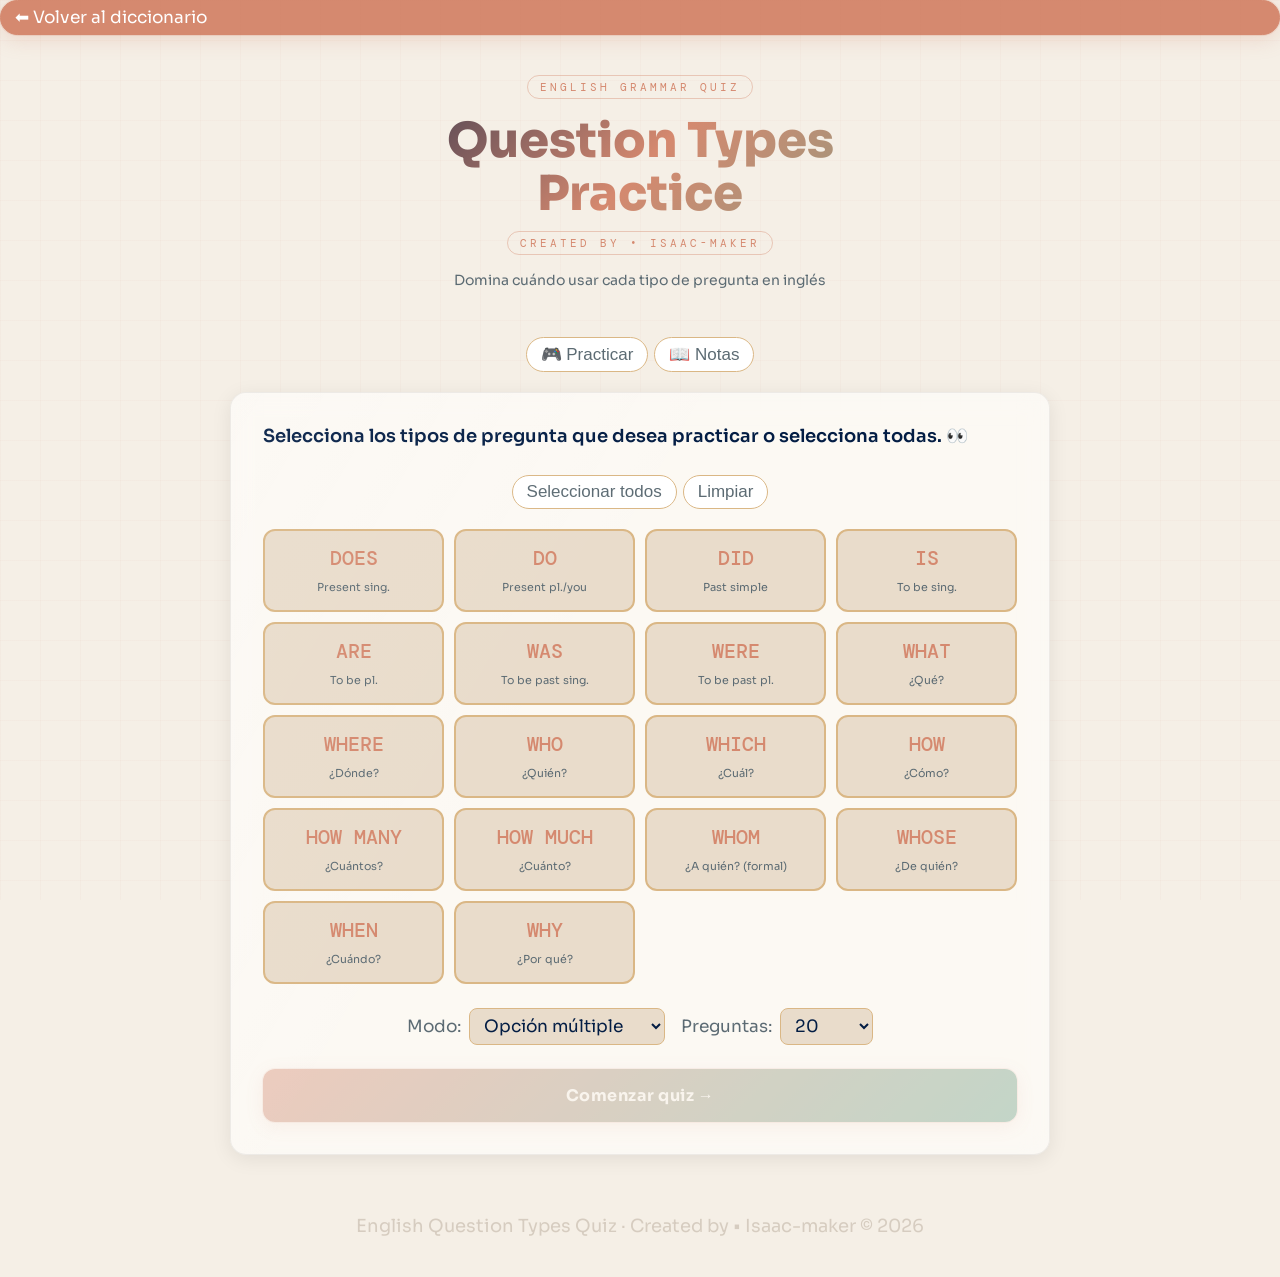
<file: juego2.html>
<!DOCTYPE html>
<html lang="en">

<head>
  <meta charset="UTF-8">
  <meta name="viewport" content="width=device-width, initial-scale=1.0">
  <title>English Question Types — Quiz</title>
  <link rel="preconnect" href="https://fonts.googleapis.com">
  <link
    href="https://fonts.googleapis.com/css2?family=DM+Mono:wght@400;500&family=Sora:wght@300;400;600;700;800&display=swap"
    rel="stylesheet">
  <link rel="stylesheet" href="style.css">
</head>

<body>

   <div class="tab-btn">
    <a href="index.html" style="color:white;text-decoration:none;">
      ⬅ Volver al diccionario
    </a>
  </div>
  
  <div class="container">
    <header>
      <div class="logo-tag">English Grammar Quiz</div>
      <h1>Question Types<br>Practice</h1>
     
      <div class="logo-tag"> Created by • Isaac-maker</div> <p class="subtitle">Domina cuándo usar cada tipo de pregunta en inglés</p>
    </header>

    <div class="tabs">
      <button class="tab-btn active" onclick="showView('start')">🎮 Practicar</button>
      <button class="tab-btn" onclick="showView('notes')">📖 Notas</button>
    </div>

    <!-- START VIEW -->
    <div id="view-start">
      <div class="start-card">
        <h2>Selecciona los tipos de pregunta que desea practicar o selecciona todas. 👀</h2>
        <div class="tabs">
          <button class="tab-btn" onclick="selectAll()">Seleccionar todos</button>
          <button class="tab-btn" onclick="deselectAll()">Limpiar</button>
        </div>
        <div class="type-grid" id="type-grid"></div>

        <div class="options-row">
          <label>
            Modo:
            <select id="mode-select">
              <option value="multiple">Opción múltiple</option>
              <option value="type">Escribir respuesta</option>
            </select>
          </label>
          <label>
            Preguntas:
            <select id="count-select">
              <option value="5">5</option>
              <option value="10">10</option>
              <option value="15">15</option>
              <option value="20" selected>20</option>
              <option value="30">30</option>
              <option value="50">50</option>
              <option value="all">Todas</option>
            </select>
          </label>
        </div>
        <button class="btn-start" id="start-btn" onclick="startQuiz()" disabled>
          Comenzar quiz →
        </button>
      </div>
    </div>

    <!-- QUIZ VIEW -->
    <div id="view-quiz">
      <div class="quiz-header">
        <div class="quiz-meta">

          <span class="badge badge-type" id="q-type" style="display:none">—</span>
          <span class="badge badge-score" id="q-score">✓ 0</span>
          <span class="badge badge-progress" id="q-progress">1/20</span>
        </div>
        <button class="btn-quit" onclick="quitQuiz()">✕ Salir</button>
      </div>
      <div class="progress-bar">
        <div class="progress-fill" id="progress-fill" style="width:0%"></div>
      </div>

      <div class="sentence-card">
        <div class="sentence-label">Convierte en pregunta</div>
        <div class="sentence-text" id="q-sentence"></div>

        <div class="prompt" id="q-prompt"></div>
        <!-- Dynamic content: input or choices go here -->
        <div id="q-input-area"></div>

        <div class="feedback-box" id="feedback">
          <div class="feedback-title" id="fb-title"></div>
          <div class="feedback-answer" id="fb-answer"></div>
          <div class="feedback-why" id="fb-why"></div>
          <button class="next-btn" id="next-btn" onclick="nextQuestion()">Siguiente →</button>
        </div>
      </div>
    </div>

    <!-- RESULTS VIEW -->
    <div id="view-results" style="display:none">
      <div class="results-card">
        <div class="score-circle" id="score-circle">
          <span class="score-num" id="r-score"></span>
          <span class="score-den" id="r-total"></span>
        </div>
        <div class="results-msg" id="r-msg"></div>
        <div class="results-sub" id="r-sub"></div>
        <div class="mistakes-list" id="mistakes-list"></div>
        <div class="results-actions">
          <button class="btn-retry" onclick="retryQuiz()">🔁 Repetir errores</button>
          <button class="btn-home" onclick="goHome()">← Inicio</button>
        </div>
      </div>
    </div>

    <!-- NOTES VIEW -->
    <div id="view-notes">
      <div class="notes-grid" id="notes-grid"></div>
    </div>
  </div>

  <footer>English Question Types Quiz · Created by • Isaac-maker © 2026</footer>

  <script>
    // ─── INJECT QUESTION DATA ───────────────────────────────────────────────────
  </script>
  <script src="questions_data.js"></script>
  <script>
    // ─── NOTES CONTENT ──────────────────────────────────────────────────────────
    const NOTES = [
      {
        kw: "DO", title: "Present Simple — I/You/We/They",
        rule: `Usa <strong>DO</strong> con los sujetos: <strong>I, You, We, They</strong> y sustantivos plurales en tiempo presente.`,
        formula: "Do + I/You/We/They/Plural + verbo base?",
        example: `"They play soccer." → <span>Do they play soccer?</span>`
      },
      {
        kw: "DOES", title: "Present Simple — He/She/It",
        rule: `Usa <strong>DOES</strong> con la 3ra persona singular: <strong>He, She, It</strong> y nombres propios singulares.`,
        formula: "Does + He/She/It/Name + verbo base?",
        example: `"She works here." → <span>Does she work here?</span>`
      },
      {
        kw: "DID", title: "Past Simple — todos los sujetos",
        rule: `Usa <strong>DID</strong> para el pasado simple con <strong>cualquier sujeto</strong>. El verbo vuelve a su forma base, sin -ed.`,
        formula: "Did + sujeto + verbo BASE (¡sin -ed!)?",
        example: `"She worked." → <span>Did she work?</span> (no "Did she worked?")`
      },
      {
        kw: "IS", title: "To Be Presente — Singular",
        rule: `Usa <strong>IS</strong> con sujetos singulares: <strong>He, She, It</strong> y sustantivos singulares. No necesitas auxiliar; el verbo IS se mueve al inicio.`,
        formula: "Is + He/She/It/singular?",
        example: `"She is tired." → <span>Is she tired?</span>`
      },
      {
        kw: "ARE", title: "To Be Presente — Plural/You",
        rule: `Usa <strong>ARE</strong> con <strong>You, We, They</strong> y sustantivos plurales en presente. El verbo ARE se mueve al inicio.`,
        formula: "Are + You/We/They/plural?",
        example: `"They are ready." → <span>Are they ready?</span>`
      },
      {
        kw: "WAS", title: "To Be Pasado — Singular",
        rule: `Usa <strong>WAS</strong> con <strong>I, He, She, It</strong> y singulares en el <strong>pasado</strong>. WAS se mueve al inicio.`,
        formula: "Was + I/He/She/It/singular?",
        example: `"She was late." → <span>Was she late?</span>`
      },
      {
        kw: "WERE", title: "To Be Pasado — Plural/You",
        rule: `Usa <strong>WERE</strong> con <strong>You, We, They</strong> y plurales en el <strong>pasado</strong>. WERE se mueve al inicio.`,
        formula: "Were + You/We/They/plural?",
        example: `"They were happy." → <span>Were they happy?</span>`
      },
      {
        kw: "WHAT", title: "¿Qué? — Cosas y acciones",
        rule: `Usa <strong>WHAT</strong> para preguntar por cosas, objetos o acciones. Si WHAT es el sujeto de la oración, no se usa auxiliar.`,
        formula: "What + auxiliar + sujeto + verbo base? (o What + verbo?)",
        example: `"She eats something." → <span>What does she eat?</span><br>"Something happened." → <span>What happened?</span>`
      },
      {
        kw: "WHERE", title: "¿Dónde? — Lugar",
        rule: `Usa <strong>WHERE</strong> para preguntar por el lugar o destino. El auxiliar (do/does/did/is/are) va después del WHERE.`,
        formula: "Where + auxiliar + sujeto + verbo base?",
        example: `"She lives somewhere." → <span>Where does she live?</span>`
      },
      {
        kw: "WHO", title: "¿Quién? — Personas",
        rule: `Usa <strong>WHO</strong> para personas. Si WHO es el sujeto (hace la acción), no se usa auxiliar. Si WHO es el objeto, sí se usa auxiliar.`,
        formula: "Who + verbo? (sujeto) / Who + aux + sujeto + verbo? (objeto)",
        example: `"Someone called." → <span>Who called?</span><br>"She called someone." → <span>Who did she call?</span>`
      },
      {
        kw: "WHICH", title: "¿Cuál? — Opciones limitadas",
        rule: `Usa <strong>WHICH</strong> cuando hay un grupo <strong>definido y limitado</strong> de opciones. Se puede usar con o sin sustantivo.`,
        formula: "Which + noun + auxiliar + sujeto + verbo base?",
        example: `"She chose one dress." → <span>Which dress did she choose?</span>`
      },
      {
        kw: "HOW", title: "¿Cómo? — Manera o método",
        rule: `Usa <strong>HOW</strong> para preguntar por el <strong>modo, manera o método</strong> de hacer algo.`,
        formula: "How + auxiliar + sujeto + verbo base?",
        example: `"He fixed it somehow." → <span>How did he fix it?</span>`
      },
      {
        kw: "HOW MANY", title: "¿Cuántos? — Contables",
        rule: `Usa <strong>HOW MANY</strong> con sustantivos <strong>contables</strong> (que tienen plural: books, people, cars). El sustantivo va en plural.`,
        formula: "How many + noun(plural) + aux + sujeto + verbo?",
        example: `"She has some books." → <span>How many books does she have?</span>`
      },
      {
        kw: "HOW MUCH", title: "¿Cuánto? — Incontables",
        rule: `Usa <strong>HOW MUCH</strong> con sustantivos <strong>incontables</strong> (money, water, time, rice) que no tienen plural natural.`,
        formula: "How much + noun(singular) + aux + sujeto + verbo?",
        example: `"She spent some money." → <span>How much money did she spend?</span>`
      },
      {
        kw: "WHOM", title: "¿A quién? — Objeto formal",
        rule: `Usa <strong>WHOM</strong> como forma formal de WHO cuando es el <strong>objeto</strong> del verbo o de una preposición. Siempre va después de la preposición (to, with, about, for...).`,
        formula: "Prep + whom + aux + sujeto + verbo? / Whom + did + sujeto + verbo?",
        example: `"She talked to someone." → <span>To whom did she talk?</span><br>"They hired someone." → <span>Whom did they hire?</span>`
      },
      {
        kw: "WHOSE", title: "¿De quién? — Posesión",
        rule: `Usa <strong>WHOSE</strong> para preguntar por el <strong>dueño o poseedor</strong> de algo. Siempre va seguido del sustantivo que se posee.`,
        formula: "Whose + noun + aux + sujeto + verbo?",
        example: `"Someone's car is here." → <span>Whose car is here?</span>`
      },
      {
        kw: "WHEN", title: "¿Cuándo? — Tiempo o momento",
        rule: `Usa <strong>WHEN</strong> para preguntar por el <strong>momento, hora, día o fecha</strong> en que ocurre algo. El auxiliar depende del tiempo verbal.`,
        formula: "When + did/does/do/is/are/was/were + sujeto + verbo?",
        example: `"She arrived yesterday." → <span>When did she arrive?</span><br>"The meeting is tomorrow." → <span>When is the meeting?</span>`
      },
      {
        kw: "WHY", title: "¿Por qué? — Razón o motivo",
        rule: `Usa <strong>WHY</strong> para preguntar por la <strong>razón o causa</strong> de algo. El auxiliar depende del tiempo verbal de la oración original.`,
        formula: "Why + did/does/do/is/are/was/were + sujeto + verbo?",
        example: `"She left early." → <span>Why did she leave early?</span><br>"He is upset." → <span>Why is he upset?</span>`
      },
    ];

    // ─── STATE ───────────────────────────────────────────────────────────────────
    let selectedTypes = [];
    let quizQuestions = [];
    let current = 0;
    let score = 0;
    let mistakes = [];
    let mode = 'multiple';
    let lastWrongQuestions = [];

    // ─── INIT ─────────────────────────────────────────────────────────────────────
    function init() {
      buildTypeGrid();
      buildNotesGrid();
    }

    function buildTypeGrid() {
      const types = [
        { key: 'does', label: 'Present sing.' },
        { key: 'do', label: 'Present pl./you' },
        { key: 'did', label: 'Past simple' },
        { key: 'is', label: 'To be sing.' },
        { key: 'are', label: 'To be pl.' },
        { key: 'was', label: 'To be past sing.' },
        { key: 'were', label: 'To be past pl.' },
        { key: 'what', label: '¿Qué?' },
        { key: 'where', label: '¿Dónde?' },
        { key: 'who', label: '¿Quién?' },
        { key: 'which', label: '¿Cuál?' },
        { key: 'how', label: '¿Cómo?' },
        { key: 'how_many', label: '¿Cuántos?' },
        { key: 'how_much', label: '¿Cuánto?' },
        { key: 'whom',  label: '¿A quién? (formal)' },
        { key: 'whose', label: '¿De quién?' },
        { key: 'when',  label: '¿Cuándo?' },
        { key: 'why',   label: '¿Por qué?' },
      ];
      const grid = document.getElementById('type-grid');
      grid.innerHTML = '';
      types.forEach(t => {
        const el = document.createElement('div');
        el.className = 'type-card';
        el.dataset.key = t.key;
        el.innerHTML = `<span class="keyword">${t.key.replace('_', ' ').toUpperCase()}</span><span class="label">${t.label}</span>`;
        el.onclick = () => toggleType(t.key, el);
        grid.appendChild(el);
      });
    }

    function buildNotesGrid() {
      const grid = document.getElementById('notes-grid');
      grid.innerHTML = '';
      NOTES.forEach(n => {
        const el = document.createElement('div');
        el.className = 'note-card';
        el.innerHTML = `
      <div class="note-kw">${n.kw}</div>
      <div class="note-title">${n.title}</div>
      <div class="note-rule">${n.rule}</div>
      <div class="note-formula">${n.formula}</div>
      <div class="note-example">${n.example}</div>
    `;
        grid.appendChild(el);
      });
    }

    function toggleType(key, el) {
      if (selectedTypes.includes(key)) {
        selectedTypes = selectedTypes.filter(k => k !== key);
        el.classList.remove('selected');
      } else {
        selectedTypes.push(key);
        el.classList.add('selected');
      }
      document.getElementById('start-btn').disabled = selectedTypes.length === 0;
    }

    function selectAll() {
      document.querySelectorAll('.type-card').forEach(el => {
        const key = el.dataset.key;
        if (!selectedTypes.includes(key)) {
          selectedTypes.push(key);
          el.classList.add('selected');
        }
      });
      document.getElementById('start-btn').disabled = false;
    }

    function deselectAll() {
      selectedTypes = [];
      document.querySelectorAll('.type-card').forEach(el => el.classList.remove('selected'));
      document.getElementById('start-btn').disabled = true;
    }

    function showView(v) {
      document.getElementById('view-start').style.display = 'none';
      document.getElementById('view-quiz').style.display = 'none';
      document.getElementById('view-results').style.display = 'none';
      document.getElementById('view-notes').style.display = 'none';
      document.querySelectorAll('.tab-btn').forEach(b => b.classList.remove('active'));

      if (v === 'start') {
        document.getElementById('view-start').style.display = 'block';
        document.querySelectorAll('.tab-btn')[0].classList.add('active');
      } else if (v === 'quiz') {
        document.getElementById('view-quiz').style.display = 'block';
      } else if (v === 'results') {
        document.getElementById('view-results').style.display = 'block';
      } else if (v === 'notes') {
        document.getElementById('view-notes').style.display = 'block';
        document.querySelectorAll('.tab-btn')[1].classList.add('active');
      }
    }

    // ─── QUIZ LOGIC ───────────────────────────────────────────────────────────────
    function startQuiz(questionsOverride) {
      mode = document.getElementById('mode-select').value;
      const countVal = document.getElementById('count-select').value;

      // Gather questions from selected types
      let pool = [];
      if (questionsOverride) {
        pool = questionsOverride;
      } else {
        selectedTypes.forEach(type => {
          const qs = ALL_QUESTIONS[type];
          if (qs) pool.push(...qs.map(q => ({ ...q, type })));
        });
        shuffle(pool);
        if (countVal !== 'all') {
          pool = pool.slice(0, parseInt(countVal));
        }
      }

      quizQuestions = pool;
      current = 0;
      score = 0;
      mistakes = [];
      showView('quiz');
      renderQuestion();
    }

    function shuffle(arr) {
      for (let i = arr.length - 1; i > 0; i--) {
        const j = Math.floor(Math.random() * (i + 1));
        [arr[i], arr[j]] = [arr[j], arr[i]];
      }
      return arr;
    }

    function renderQuestion() {
      const q = quizQuestions[current];
      const total = quizQuestions.length;

      document.getElementById('q-type').textContent = (q.type || '').replace('_', ' ').toUpperCase();
      document.getElementById('q-score').textContent = `✓ ${score}`;
      document.getElementById('q-progress').textContent = `${current + 1}/${total}`;
      document.getElementById('progress-fill').style.width = `${(current / total) * 100}%`;
      document.getElementById('q-sentence').textContent = q.sentence;

      const fb = document.getElementById('feedback');
      fb.style.display = 'none';
      fb.className = 'feedback-box';

      const area = document.getElementById('q-input-area');
      area.innerHTML = '';

      if (mode === 'type') {
        renderTypeMode(q, area);
      } else {
        renderMultipleChoice(q, area);
      }
    }

    function renderTypeMode(q, area) {
      document.getElementById('q-prompt').textContent = '✏️ Escribe la pregunta completa:';
      const inp = document.createElement('input');
      inp.type = 'text';
      inp.className = 'answer-input';
      inp.placeholder = 'Escribe la pregunta aquí...';
      inp.id = 'type-input';
      inp.addEventListener('keydown', e => { if (e.key === 'Enter') checkType(); });

      const btn = document.createElement('button');
      btn.className = 'submit-btn';
      btn.textContent = 'Verificar';
      btn.onclick = checkType;

      area.appendChild(inp);
      area.appendChild(btn);
      setTimeout(() => inp.focus(), 100);
    }

    function renderMultipleChoice(q, area) {
      document.getElementById('q-prompt').textContent = '👆 Selecciona la pregunta correcta:';

      // Generate distractors
      const options = generateOptions(q);
      shuffle(options);

      const grid = document.createElement('div');
      grid.className = 'choices-grid';

      options.forEach(opt => {
        const btn = document.createElement('button');
        btn.className = 'choice-btn';
        btn.textContent = opt;
        btn.onclick = () => checkChoice(opt, q, grid);
        grid.appendChild(btn);
      });
      area.appendChild(grid);
    }

    function generateOptions(q) {
      const correct = q.question;
      const type = q.type;
      const sentence = q.sentence;

      // Generate plausible wrong answers by modifying the correct question
      const wrongs = new Set();

      // Common confusion patterns
      const swaps = {
        'Does': ['Do', 'Did', 'Is', 'Was'],
        'Do': ['Does', 'Did', 'Are', 'Were'],
        'Did': ['Do', 'Does', 'Was', 'Were'],
        'Is': ['Are', 'Was', 'Were', 'Does'],
        'Are': ['Is', 'Were', 'Was', 'Do'],
        'Was': ['Were', 'Is', 'Did', 'Had'],
        'Were': ['Was', 'Are', 'Did', 'Have'],
        'What': ['Which', 'How', 'Where'],
        'Where': ['What', 'Who', 'Which'],
        'Who': ['What', 'Which', 'Where'],
        'Which': ['What', 'Who', 'Which one'],
        'How': ['What', 'How much', 'How many'],
        'How many': ['How much', 'What', 'How'],
        'How much': ['How many', 'What', 'How'],
        'To whom': ['To who', 'For whom', 'With whom'],
        'With whom': ['To whom', 'About whom', 'For whom'],
        'About whom': ['To whom', 'With whom', 'Whom'],
        'Whom': ['Who', 'To whom', 'Which'],
        'Whose': ['Who', 'Which', 'What'],
        'When': ['Where', 'Why', 'How'],
        'Why': ['When', 'How', 'What'],
      };

      // Find the first word(s) of correct question
      const firstWord = correct.split(' ')[0];
      const twoWords = correct.split(' ').slice(0, 2).join(' ');

      const candidates = swaps[twoWords] || swaps[firstWord] || ['Do', 'Did', 'Is', 'What'];

      candidates.forEach(swap => {
        if (wrongs.size >= 3) return;
        let wrong;
        if (correct.startsWith(twoWords) && swaps[twoWords]) {
          wrong = swap + ' ' + correct.slice(twoWords.length);
        } else {
          wrong = swap + ' ' + correct.slice(firstWord.length);
        }
        if (wrong !== correct) wrongs.add(wrong);
      });

      // Pad if needed with generic wrong
      const fallbacks = ['Did she do that?', 'Is it correct?', 'Do they know?', 'Was it ready?'];
      fallbacks.forEach(f => { if (wrongs.size < 3 && f !== correct) wrongs.add(f); });

      return [correct, ...[...wrongs].slice(0, 3)];
    }

    function checkChoice(chosen, q, grid) {
      const btns = grid.querySelectorAll('.choice-btn');
      btns.forEach(b => {
        b.disabled = true;
        if (b.textContent === q.question) b.classList.add('correct');
        if (b.textContent === chosen && chosen !== q.question) b.classList.add('wrong');
      });

      if (chosen === q.question) {
        score++;
        showFeedback(true, q);
      } else {
        mistakes.push(q);
        showFeedback(false, q);
      }
    }

    function checkType() {
      const inp = document.getElementById('type-input');
      const q = quizQuestions[current];
      const userAnswer = inp.value.trim();
      const correct = q.question;

      // Flexible check: case insensitive, trim punctuation
      const normalize = s => s.toLowerCase().replace(/[?!.]+$/, '').trim();
      const isCorrect = normalize(userAnswer) === normalize(correct);

      inp.className = 'answer-input ' + (isCorrect ? 'correct' : 'wrong');
      inp.disabled = true;
      document.querySelector('.submit-btn').disabled = true;

      if (isCorrect) {
        score++;
        showFeedback(true, q);
      } else {
        mistakes.push(q);
        showFeedback(false, q);
      }
    }

    function showFeedback(isCorrect, q) {
      const fb = document.getElementById('feedback');
      fb.style.display = 'block';
      fb.className = 'feedback-box ' + (isCorrect ? 'correct-fb' : 'wrong-fb');

      document.getElementById('fb-title').textContent = isCorrect ? '✓ ¡Correcto!' : '✗ Incorrecto';
      document.getElementById('fb-answer').textContent = '→ ' + q.question;

      // Parse why to highlight
      const whyText = q.why.replace(/→/g, '<strong>→</strong>');
      document.getElementById('fb-why').innerHTML = whyText;
    }

    function nextQuestion() {
      current++;
      if (current >= quizQuestions.length) {
        showResults();
      } else {
        renderQuestion();
      }
    }

    function showResults() {
      const total = quizQuestions.length;
      const pct = Math.round((score / total) * 100);

      const circle = document.getElementById('score-circle');
      circle.className = 'score-circle ' + (pct >= 80 ? 'great' : pct >= 50 ? 'ok' : 'low');
      document.getElementById('r-score').textContent = score;
      document.getElementById('r-total').textContent = `de ${total}`;

      const msgs = {
        great: ['¡Excelente trabajo! 🎉', '¡Increíble! 🚀', '¡Perfecto! 🏆'],
        ok: ['Buen intento 💪', 'Vas bien, sigue practicando 📚', 'Progresando 🌱'],
        low: ['Necesitas más práctica 🔄', 'No te rindas, repasa las notas 📖', 'Inténtalo de nuevo 💡'],
      };
      const tier = pct >= 80 ? 'great' : pct >= 50 ? 'ok' : 'low';
      const msgArr = msgs[tier];
      document.getElementById('r-msg').textContent = msgArr[Math.floor(Math.random() * msgArr.length)];
      document.getElementById('r-sub').textContent = `${pct}% correcto · ${mistakes.length} error${mistakes.length !== 1 ? 'es' : ''}`;

      const ml = document.getElementById('mistakes-list');
      if (mistakes.length > 0) {
        ml.innerHTML = `<h3>🔍 Tus errores (${mistakes.length})</h3>`;
        mistakes.forEach(m => {
          const el = document.createElement('div');
          el.className = 'mistake-item';
          el.innerHTML = `
        <div class="mistake-sentence">📝 ${m.sentence}</div>
        <div class="mistake-correct">✓ ${m.question}</div>
        <div class="mistake-why">${m.why}</div>
      `;
          ml.appendChild(el);
        });
      } else {
        ml.innerHTML = '';
      }

      // Store wrong for retry
      lastWrongQuestions = [...mistakes];
      showView('results');
    }

    function retryQuiz() {
      if (lastWrongQuestions.length === 0) {
        goHome(); return;
      }
      // Reset and redo only mistakes
      current = 0;
      score = 0;
      mistakes = [];
      quizQuestions = shuffle([...lastWrongQuestions]);
      showView('quiz');
      renderQuestion();
    }

    function quitQuiz() {
      if (confirm('¿Salir del quiz? Perderás el progreso actual.')) {
        goHome();
      }
    }

    function goHome() {
      showView('start');
    }

    // ─── BOOT ────────────────────────────────────────────────────────────────────
    init();
    showView('start');
  </script>
</body>

</html>
</file>
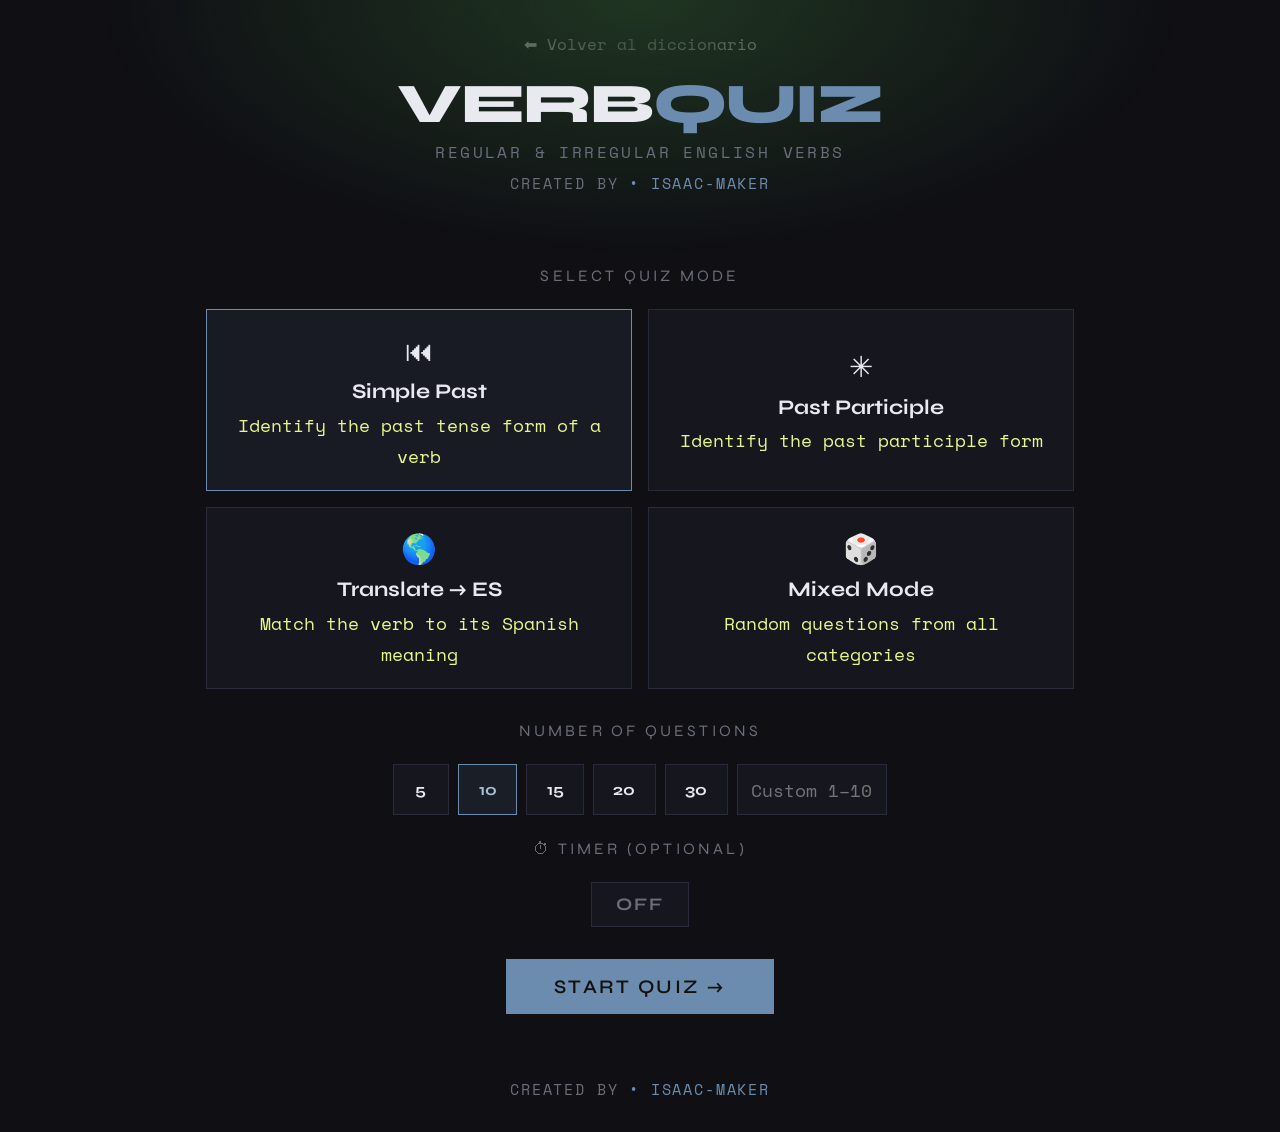
<file: juego_verbos.html>
<!DOCTYPE html>
<html lang="es">

<head>
  <meta charset="UTF-8">
  <meta name="viewport" content="width=device-width, initial-scale=1.0">
  <title>English Verbs Quiz</title>
  <link
    href="https://fonts.googleapis.com/css2?family=Syne:wght@400;700;800&family=Space+Mono:wght@400;700&display=swap"
    rel="stylesheet">
  <style>
    :root {
      --bg: #0f0f14;
      --surface: #16161e;
      --border: #2a2a3a;
      --accent: #6b8cae;
      --accent2: #a8c0d6;
      --text: #e8eaf0;
      --muted: #6b6d7a;
      --correct: #4caf7d;
      --wrong: #e05c5c;
      --yellow: #d4a843;
      --typebadge: #ee4f3a;
      --verbqw: #ee8a19;
      --boxselct: #e7f78e;
    }

    * {
      margin: 0;
      padding: 0;
      box-sizing: border-box;
    }

    body {
      background: var(--bg);
      color: var(--text);
      font-family: 'Space Mono', monospace;
      min-height: 100vh;
      display: flex;
      flex-direction: column;
      align-items: center;
      padding: 2rem 1rem;
    }

    body::before {
      content: '';
      position: fixed;
      inset: 0;
      background: radial-gradient(ellipse 60% 40% at 50% 0%, #203622 0%, transparent 70%);
      pointer-events: none;
      z-index: 0;
    }

    .container {
      width: 100%;
      max-width: 900px;
      position: relative;
      z-index: 1;
    }

    header {
      text-align: center;
      margin-bottom: 2.5rem;
    }

    .title {
      font-family: 'Syne', sans-serif;
      font-size: clamp(2rem, 6vw, 3.5rem);
      font-weight: 800;
      letter-spacing: -0.03em;
      color: var(--text);
      line-height: 1;
    }

    .title span {
      color: var(--accent);
    }

    .subtitle {
      margin-top: 0.5rem;
      color: var(--muted);
      font-size: 1.00rem;
      letter-spacing: 0.15em;
      text-transform: uppercase;
    }

    .stats {
      display: flex;
      gap: 1rem;
      margin-bottom: 1.5rem;
      justify-content: center;
      flex-wrap: wrap;
    }

    .stat-box {
      background: var(--surface);
      border: 1px solid var(--border);
      padding: 2.3rem 2rem;
      width: 140px;
      text-align: center;
    }

    .stat-label {
      font-size: 1rem;
      letter-spacing: 0.1em;
      text-transform: uppercase;
      color: var(--muted);
      display: block;
    }

    .stat-value {
      font-family: 'Syne', sans-serif;
      font-size: 2.5rem;
      font-weight: 500;
      color: var(--accent2);
      display: block;
      line-height: 1;
    }

    .progress-wrap {
      height: 3px;
      background: var(--border);
      margin-bottom: 2rem;
      overflow: hidden;
    }

    .progress-bar {
      height: 100%;
      background: linear-gradient(90deg, var(--accent), var(--accent2));
      transition: width 0.4s ease;
    }

    .card {
      background: var(--surface);
      border: 1px solid var(--border);
      padding: 2rem;
      margin-bottom: 1.5rem;
      position: relative;
      overflow: hidden;
      animation: fadeIn 0.3s ease;
    }

    .card::before {
      content: '';
      position: absolute;
      top: 0;
      left: 0;
      right: 0;
      height: 2px;
      background: linear-gradient(90deg, var(--accent), var(--accent2), transparent);
    }

    @keyframes fadeIn {
      from {
        opacity: 0;
        transform: translateY(10px)
      }

      to {
        opacity: 1;
        transform: translateY(0)
      }
    }

    .question-meta {
      display: flex;
      justify-content: space-between;
      align-items: center;
      margin-bottom: 1.2rem;
    }

    .q-counter {
      font-size: 1rem;
      letter-spacing: 0.15em;
      text-transform: uppercase;
      color: var(--yellow);
    }

    .q-type-badge {
      font-size: 1.00rem;
      letter-spacing: 0.3em;
      text-transform: uppercase;
      padding: 0.3rem 0.7rem;
      border: 1.1px solid var(--accent);
      color: var(--typebadge);
    }

    .question-text {
      font-family: 'Syne', sans-serif;
      font-size: clamp(1rem, 3vw, 1.3rem);
      font-weight: 700;
      line-height: 1.4;
      margin-bottom: 0.6rem;
      color: var(--text);
    }

    .verb-highlight {
      color: var(--verbqw);
      font-style: italic;
    }

    .q-hint {
      font-size: 0.95rem;
      color: var(--accent2);
      margin-bottom: 1.5rem;
      letter-spacing: 0.05em;
    }

    .options {
      display: grid;
      grid-template-columns: 1fr 1fr;
      gap: 0.75rem;
    }

    .option-btn {
      background: transparent;
      border: 1px solid var(--border);
      color: var(--text);
      font-family: 'Space Mono', monospace;
      font-size: 1.00rem;
      padding: 0.9rem 1rem;
      cursor: pointer;
      text-align: left;
      transition: all 0.15s ease;
    }

    .option-btn:hover:not(:disabled) {
      border-color: var(--accent);
      background: rgba(107, 140, 174, 0.08);
    }

    .option-btn.correct {
      border-color: var(--correct);
      background: rgba(76, 175, 125, 0.12);
      color: var(--correct);
    }

    .option-btn.wrong {
      border-color: var(--wrong);
      background: rgba(224, 92, 92, 0.1);
      color: var(--wrong);
      text-decoration: line-through;
    }

    .option-btn:disabled {
      cursor: default;
    }

    .option-letter {
      font-family: 'Syne', sans-serif;
      font-weight: 800;
      font-size: 0.95rem;
      color: var(--muted);
      margin-right: 0.5rem;
    }

    .option-btn.correct .option-letter {
      color: var(--correct);
    }

    .option-btn.wrong .option-letter {
      color: var(--wrong);
    }

    .feedback {
      margin-top: 1rem;
      padding: 0.8rem 1rem;
      font-size: 1.00rem;
      border-left: 3px solid transparent;
      display: none;
      line-height: 1.6;
    }

    .feedback.show {
      display: block;
      animation: fadeIn 0.2s ease;
    }

    .feedback.correct-fb {
      border-color: var(--correct);
      background: rgba(76, 175, 125, 0.06);
      color: var(--correct);
    }

    .feedback.wrong-fb {
      border-color: var(--wrong);
      background: rgba(224, 92, 92, 0.06);
      color: var(--accent2);
    }

    .next-btn {
      display: none;
      width: 100%;
      background: var(--accent);
      border: none;
      color: #0f0f14;
      font-family: 'Syne', sans-serif;
      font-weight: 600;
      font-size: 1rem;
      letter-spacing: 0.1em;
      text-transform: uppercase;
      padding: 1.5rem;
      cursor: pointer;
      margin-top: 1rem;
      transition: background 0.15s;
    }

    .next-btn:hover {
      background: var(--accent2);
    }

    .next-btn.show {
      display: block;
      animation: fadeIn 0.3s ease;
    }

    /* Verb reference card */
    .verb-card {
      display: none;
      margin-top: 1rem;
      border: 1px solid var(--border);
      background: rgba(107, 140, 174, 0.04);
      animation: fadeIn 0.3s ease;
    }

    .verb-card.show {
      display: block;
    }

    .verb-card-title {
      font-size: 0.90rem;
      letter-spacing: 0.15em;
      text-transform: uppercase;
      color: var(--muted);
      padding: 0.6rem 1rem 0.3rem;
      border-bottom: 1px solid var(--border);
    }

    .verb-card-grid {
      display: grid;
      grid-template-columns: repeat(3, 1fr);
    }

    .verb-col {
      padding: 0.9rem 1rem;
      border-right: 1px solid var(--border);
    }

    .verb-col:last-child {
      border-right: none;
    }

    .verb-col-header {
      font-size: 0.85rem;
      letter-spacing: 0.12em;
      text-transform: uppercase;
      color: var(--muted);
      margin-bottom: 0.45rem;
      display: block;
    }

    .verb-col-en {
      font-family: 'Syne', sans-serif;
      font-weight: 700;
      font-size: 1.15rem;
      color: var(--accent2);
      display: block;
      margin-bottom: 0.3rem;
    }

    .verb-col-es {
      font-size: 0.97rem;
      color: var(--yellow);
      display: block;
      line-height: 1.4;
    }

    @media (max-width:540px) {
      .verb-card-grid {
        grid-template-columns: 1fr;
      }

      .verb-col {
        border-right: none;
        border-bottom: 1px solid var(--border);
      }

      .verb-col:last-child {
        border-bottom: none;
      }
    }

    .credit {
      text-align: center;
      margin-top: 0.5rem;
      font-size: 0.95rem;
      color: var(--muted);
      letter-spacing: 0.12em;
      text-transform: uppercase;
    }

    .credit span {
      color: var(--accent);
    }

    .result-screen {
      display: none;
      text-align: center;
      padding: 3rem 2rem;
      background: var(--surface);
      border: 1px solid var(--border);
      position: relative;
      overflow: hidden;
    }

    .result-screen::before {
      content: '';
      position: absolute;
      top: 0;
      left: 0;
      right: 0;
      height: 2px;
      background: linear-gradient(90deg, var(--accent), var(--yellow), var(--accent2));
    }

    .result-screen.show {
      display: block;
      animation: fadeIn 0.4s ease;
    }

    .result-score {
      font-family: 'Syne', sans-serif;
      font-size: 5rem;
      font-weight: 800;
      color: var(--accent2);
      line-height: 1;
    }

    .result-total {
      font-size: 1.2rem;
      color: var(--muted);
      margin-bottom: 1rem;
    }

    .result-msg {
      font-size: 1.05rem;
      color: var(--text);
      margin-bottom: 1.5rem;
      line-height: 1.6;
    }

    .result-stars {
      font-size: 2rem;
      margin-bottom: 1.5rem;
      letter-spacing: 0.2em;
    }

    .result-breakdown {
      display: flex;
      gap: 1rem;
      justify-content: center;
      margin-bottom: 2rem;
      flex-wrap: wrap;
    }

    .breakdown-item {
      padding: 0.5rem 1rem;
      border: 1px solid var(--border);
      font-size: 0.95rem;
      letter-spacing: 0.05em;
    }

    .breakdown-item .num {
      font-family: 'Syne', sans-serif;
      font-size: 1.4rem;
      font-weight: 800;
      display: block;
      line-height: 1;
    }

    .breakdown-item.correct-stat .num {
      color: var(--correct);
    }

    .breakdown-item.wrong-stat .num {
      color: var(--wrong);
    }

    .restart-btn {
      background: transparent;
      border: 1px solid var(--accent);
      color: var(--accent);
      font-family: 'Syne', sans-serif;
      font-weight: 700;
      font-size: 1.05rem;
      letter-spacing: 0.1em;
      text-transform: uppercase;
      padding: 0.9rem 2.5rem;
      cursor: pointer;
      transition: all 0.15s;
    }

    .restart-btn:hover {
      background: var(--accent);
      color: var(--bg);
    }

    .mode-screen {
      text-align: center;
      padding: 2rem 1rem;
    }

    .mode-title {
      font-family: 'Syne', sans-serif;
      font-size: 1.00rem;
      letter-spacing: 0.2em;
      text-transform: uppercase;
      color: var(--muted);
      margin-bottom: 1.5rem;
    }

    .mode-grid {
      display: grid;
      grid-template-columns: 1fr 1fr;
      gap: 1rem;
      margin-bottom: 2rem;
    }

    .mode-btn {
      background: var(--surface);
      border: 1px solid var(--border);
      color: var(--text);
      font-family: 'Space Mono', monospace;
      font-size: 1.3rem;
      padding: 1.2rem;
      cursor: pointer;
      text-align: center;
      transition: all 0.15s;
    }

    .mode-btn:hover,
    .mode-btn.selected {
      border-color: var(--accent);
      background: rgba(107, 140, 174, 0.1);
    }

    .mode-icon {
      font-size: 1.8rem;
      display: block;
      margin-bottom: 0.5rem;
    }

    .mode-label {
      font-family: 'Syne', sans-serif;
      font-weight: 700;
      display: block;
      margin-bottom: 0.3rem;
    }

    .mode-desc {
      color: var(--boxselct);
      font-size: 1.10rem;
      line-height: 1.4;
    }

    .start-btn {
      background: var(--accent);
      border: none;
      color: #14100f;
      font-family: 'Syne', sans-serif;
      font-weight: 600;
      font-size: 1.2rem;
      letter-spacing: 0.12em;
      text-transform: uppercase;
      padding: 1rem 3rem;
      cursor: pointer;
      transition: background 0.15s;
    }

    .start-btn:hover {
      background: var(--accent2);
    }

    @media (max-width:480px) {
      .options {
        grid-template-columns: 1fr;
      }
    }
    .count-grid {
      display: flex;
      gap: 0.6rem;
      justify-content: center;
      flex-wrap: wrap;
      margin-bottom: 0.5rem;
    }

    .count-btn {
      background: var(--surface);
      border: 1px solid var(--border);
      color: var(--text);
      font-family: 'Syne', sans-serif;
      font-weight: 700;
      font-size: 1rem;
      padding: 0.7rem 1.2rem;
      cursor: pointer;
      min-width: 56px;
      transition: all 0.15s;
    }

    .count-btn:hover,
    .count-btn.selected {
      border-color: var(--accent);
      background: rgba(107, 140, 174, 0.12);
      color: var(--accent2);
    }

    .count-input {
      background: var(--surface);
      border: 1px solid var(--border);
      color: var(--text);
      font-family: 'Space Mono', monospace;
      font-size: 1.10rem;
      padding: 0.7rem 0.8rem;
      width: 150px;
      text-align: center;
      outline: none;
    }

    .count-input:focus {
      border-color: var(--accent);
    }

    .count-input::-webkit-outer-spin-button,
    .count-input::-webkit-inner-spin-button {
      -webkit-appearance: none;
    }

    .timer-setup {
      display: flex;
      gap: 1rem;
      justify-content: center;
      align-items: center;
      flex-wrap: wrap;
      margin-bottom: 2rem;
    }

    .timer-toggle {
      background: var(--surface);
      border: 1px solid var(--border);
      color: var(--muted);
      font-family: 'Syne', sans-serif;
      font-weight: 700;
      font-size: 1.10rem;
      padding: 0.7rem 1.5rem;
      cursor: pointer;
      letter-spacing: 0.1em;
      transition: all 0.15s;
    }

    .timer-toggle.on {
      border-color: var(--yellow);
      color: var(--yellow);
      background: rgba(212, 168, 67, 0.08);
    }

    .timer-opts {
      display: flex;
      gap: 0.5rem;
      align-items: center;
      flex-wrap: wrap;
      justify-content: center;
    }

    .time-btn {
      background: transparent;
      border: 1px solid var(--border);
      color: var(--text);
      font-family: 'Space Mono', monospace;
      font-size: 1.00rem;
      padding: 0.55rem 0.9rem;
      cursor: pointer;
      transition: all 0.15s;
    }

    .time-btn:hover,
    .time-btn.selected {
      border-color: var(--yellow);
      color: var(--yellow);
    }

    .timer-display {
      display: flex;
      justify-content: center;
      margin-bottom: 1rem;
      font-family: 'Syne', sans-serif;
      font-weight: 700;
      font-size: 1.2rem;
      color: var(--yellow);
      letter-spacing: 0.05em;
    }

    .timer-display.low {
      color: var(--wrong);
      animation: blink 1s infinite;
    }

    @keyframes blink {
      50% {
        opacity: 0.3;
      }
    }

    .review-wrap {
      margin: 2rem auto 0;
      text-align: left;
      max-height: 340px;
      overflow-y: auto;
      border: 1px solid var(--border);
      max-width: 560px;
    }

    .review-title {
      font-size: 0.95rem;
      letter-spacing: 0.15em;
      text-transform: uppercase;
      color: var(--muted);
      padding: 0.7rem 1rem;
      border-bottom: 1px solid var(--border);
      background: rgba(107, 140, 174, 0.05);
      position: sticky;
      top: 0;
      background: var(--surface);
    }

    .review-item {
      padding: 0.8rem 1rem;
      border-bottom: 1px solid var(--border);
      line-height: 1.5;
    }

    .review-item:last-child {
      border-bottom: none;
    }

    .review-q {
      font-size: 1.00rem;
      color: var(--text);
    }

    .rv-verb {
      color: var(--verbqw);
      font-style: italic;
      font-weight: 700;
    }

    .review-answers {
      font-size: 1.00rem;
      margin: 0.3rem 0;
    }

    .rv-wrong {
      color: var(--wrong);
      text-decoration: line-through;
    }

    .rv-arrow {
      color: var(--muted);
      margin: 0 0.4rem;
    }

    .rv-correct {
      color: var(--correct);
      font-weight: 700;
    }

    .review-forms {
      font-size: 0.95rem;
      color: var(--accent2);
    }

    .review-forms em {
      color: var(--yellow);
    }
  
    /* Letra más grande en móvil */
    @media (max-width:600px) {
      .subtitle { font-size: 0.95rem; }
      .question-text { font-size: 1.5rem; }
      .q-hint { font-size: 1.05rem; }
      .q-counter { font-size: 1.15rem; }
      .q-type-badge { font-size: 0.95rem; }
      .option-btn { font-size: 1.15rem; padding: 1rem 1rem; }
      .feedback { font-size: 1.1rem; }
      .next-btn { font-size: 1.15rem; }
      .review-forms, .review-q, .review-answers { font-size: 1rem; }
    }
  </style>
</head>

<body>

  <div style="margin-bottom:20px;">
    <a href="index.html" style="color:white;text-decoration:none;">
      ⬅ Volver al diccionario
    </a>
  </div>

  <div class="container">
    <header>
      <div class="title">VERB<span>QUIZ</span></div>
      <div class="subtitle">Regular &amp; Irregular English Verbs</div>
      <div class="credit">Created by <span>• Isaac-maker</span></div>
    </header>

    <div class="mode-screen" id="modeScreen">
      <div class="mode-title">Select Quiz Mode</div>
      <div class="mode-grid">
        <button class="mode-btn selected" data-mode="past" onclick="selectMode(this,'past')">
          <span class="mode-icon">⏮</span><span class="mode-label">Simple Past</span>
          <span class="mode-desc">Identify the past tense form of a verb</span>
        </button>
        <button class="mode-btn" data-mode="participle" onclick="selectMode(this,'participle')">
          <span class="mode-icon">✳</span><span class="mode-label">Past Participle</span>
          <span class="mode-desc">Identify the past participle form</span>
        </button>
        <button class="mode-btn" data-mode="spanish" onclick="selectMode(this,'spanish')">
          <span class="mode-icon">🌎</span><span class="mode-label">Translate → ES</span>
          <span class="mode-desc">Match the verb to its Spanish meaning</span>
        </button>
        <button class="mode-btn" data-mode="mixed" onclick="selectMode(this,'mixed')">
          <span class="mode-icon">🎲</span><span class="mode-label">Mixed Mode</span>
          <span class="mode-desc">Random questions from all categories</span>
        </button>
      </div>

      <div class="mode-title">Number of Questions</div>
      <div class="count-grid">
        <button class="count-btn" onclick="selectCount(this,5)">5</button>
        <button class="count-btn selected" onclick="selectCount(this,10)">10</button>
        <button class="count-btn" onclick="selectCount(this,15)">15</button>
        <button class="count-btn" onclick="selectCount(this,20)">20</button>
        <button class="count-btn" onclick="selectCount(this,30)">30</button>
        <input type="number" class="count-input" id="customCount" min="1" max="100" placeholder="Custom 1–100" oninput="customCount(this)">
      </div>

      <div class="mode-title" style="margin-top:1.5rem">⏱ Timer (optional)</div>
      <div class="timer-setup">
        <button class="timer-toggle" id="timerToggle" onclick="toggleTimer()">OFF</button>
        <div class="timer-opts" id="timerOpts" style="display:none">
          <button class="time-btn" onclick="selectTime(this,30)">30s</button>
          <button class="time-btn selected" onclick="selectTime(this,60)">60s</button>
          <button class="time-btn" onclick="selectTime(this,90)">90s</button>
          <button class="time-btn" onclick="selectTime(this,120)">120s</button>
          <input type="number" class="count-input" id="customTime" style="width:100px" min="5" max="600" placeholder="Secs (5–600)" oninput="customTime(this)">
        </div>
      </div>

      <button class="start-btn" onclick="startQuiz()">START QUIZ →</button>
    </div>

    <div id="quizScreen" style="display:none">
      <div class="stats">
        <div class="stat-box"><span class="stat-label">Score</span><span class="stat-value" id="statScore">0</span>
        </div>
        <div class="stat-box"><span class="stat-label">Correct</span><span class="stat-value" id="statCorrect"
            style="color:var(--correct)">0</span></div>
        <div class="stat-box"><span class="stat-label">Wrong</span><span class="stat-value" id="statWrong"
            style="color:var(--wrong)">0</span></div>
        <div class="stat-box"><span class="stat-label">Streak</span><span class="stat-value" id="statStreak"
            style="color:var(--yellow)">0</span></div>
      </div>
      <div class="timer-display" id="timerDisplay" style="display:none">⏱ <span id="timeLeft">0</span>s</div>
      <div class="progress-wrap">
        <div class="progress-bar" id="progressBar" style="width:0%"></div>
      </div>
      <div class="card">
        <div class="question-meta">
          <span class="q-counter" id="qCounter">Q 1 / 30</span>
          <span class="q-type-badge" id="qTypeBadge">IRREGULAR</span>
        </div>
        <div class="question-text" id="questionText"></div>
        <div class="q-hint" id="qHint"></div>
        <div class="options" id="optionsContainer"></div>
        <div class="feedback" id="feedback"></div>
        <div class="verb-card" id="verbCard">
          <div class="verb-card-title">Full verb reference</div>
          <div class="verb-card-grid">
            <div class="verb-col">
              <span class="verb-col-header">Infinitive (Present)</span>
              <span class="verb-col-en" id="vcBase">-</span>
              <span class="verb-col-es" id="vcEsPres">-</span>
            </div>
            <div class="verb-col">
              <span class="verb-col-header">Simple Past</span>
              <span class="verb-col-en" id="vcPast">-</span>
              <span class="verb-col-es" id="vcEsPast">-</span>
            </div>
            <div class="verb-col">
              <span class="verb-col-header">Past Participle</span>
              <span class="verb-col-en" id="vcParticiple">-</span>
              <span class="verb-col-es" id="vcEsPart">-</span>
            </div>
          </div>
        </div>
      </div>
      <button class="next-btn" id="nextBtn" onclick="nextQuestion()">NEXT QUESTION →</button>
    </div>

    <div class="result-screen" id="resultScreen">
      <div class="result-stars" id="resultStars">⭐</div>
      <div class="result-score" id="resultScore">0</div>
      <div class="result-total" id="resultTotal">/ 30 correct</div>
      <div class="result-msg" id="resultMsg"></div>
      <div class="result-breakdown">
        <div class="breakdown-item correct-stat"><span class="num" id="resCorrect">0</span>Correct</div>
        <div class="breakdown-item wrong-stat"><span class="num" id="resWrong">0</span>Wrong</div>
        <div class="breakdown-item"><span class="num" id="resBestStreak">0</span>Best Streak</div>
      </div>
      <div class="review-wrap" id="reviewWrap" style="display:none">
        <div class="review-title">📖 Verbs to review — your mistakes</div>
        <div id="reviewList"></div>
      </div>
      <button class="restart-btn" onclick="restart()">↺ PLAY AGAIN</button>
    </div>

    <div class="credit" style="margin-top:2rem">Created by <span>• Isaac-maker</span></div>
  </div>

  <script>

    const irregularVerbs = [
      { base: "Arise", past: "Arose", participle: "Arisen", esPres: "Surgir / Levantarse", esPast: "Surgió / Se levantó", esPart: "Surgido / Levantado" },
      { base: "Awake", past: "Awoke", participle: "Awoken", esPres: "Despertarse", esPast: "Se despertó", esPart: "Despertado" },
      { base: "Be", past: "Was / Were", participle: "Been", esPres: "Ser / Estar", esPast: "Fue / Estuvo", esPart: "Sido / Estado" },
      { base: "Bear", past: "Bore", participle: "Borne / Born", esPres: "Soportar / Dar a luz", esPast: "Soportó / Dio a luz", esPart: "Soportado / Nacido" },
      { base: "Beat", past: "Beat", participle: "Beaten", esPres: "Golpear", esPast: "Golpeó", esPart: "Golpeado" },
      { base: "Become", past: "Became", participle: "Become", esPres: "Llegar a ser", esPast: "Llegó a ser", esPart: "Llegado a ser" },
      { base: "Begin", past: "Began", participle: "Begun", esPres: "Empezar", esPast: "Empezó", esPart: "Empezado" },
      { base: "Bend", past: "Bent", participle: "Bent", esPres: "Doblar", esPast: "Dobló", esPart: "Doblado" },
      { base: "Bet", past: "Bet", participle: "Bet", esPres: "Apostar", esPast: "Apostó", esPart: "Apostado" },
      { base: "Bind", past: "Bound", participle: "Bound", esPres: "Atar / Encuadernar", esPast: "Ató / Encuadernó", esPart: "Atado / Encuadernado" },
      { base: "Bid", past: "Bid", participle: "Bid", esPres: "Pujar", esPast: "Pujó", esPart: "Pujado" },
      { base: "Bite", past: "Bit", participle: "Bitten", esPres: "Morder", esPast: "Mordió", esPart: "Mordido" },
      { base: "Bleed", past: "Bled", participle: "Bled", esPres: "Sangrar", esPast: "Sangró", esPart: "Sangrado" },
      { base: "Blow", past: "Blew", participle: "Blown", esPres: "Soplar", esPast: "Sopló", esPart: "Soplado" },
      { base: "Break", past: "Broke", participle: "Broken", esPres: "Romper", esPast: "Rompió", esPart: "Roto" },
      { base: "Breed", past: "Bred", participle: "Bred", esPres: "Criar", esPast: "Crió", esPart: "Criado" },
      { base: "Bring", past: "Brought", participle: "Brought", esPres: "Traer / Llevar", esPast: "Trajo / Llevó", esPart: "Traído / Llevado" },
      { base: "Broadcast", past: "Broadcast", participle: "Broadcast", esPres: "Transmitir / Radiar", esPast: "Transmitió / Radió", esPart: "Transmitido / Radiado" },
      { base: "Build", past: "Built", participle: "Built", esPres: "Construir / Edificar", esPast: "Construyó / Edificó", esPart: "Construido / Edificado" },
      { base: "Burn", past: "Burnt / Burned", participle: "Burnt / Burned", esPres: "Quemar", esPast: "Quemó", esPart: "Quemado" },
      { base: "Burst", past: "Burst", participle: "Burst", esPres: "Reventar", esPast: "Reventó", esPart: "Reventado" },
      { base: "Buy", past: "Bought", participle: "Bought", esPres: "Comprar", esPast: "Compró", esPart: "Comprado" },
      { base: "Cast", past: "Cast", participle: "Cast", esPres: "Arrojar / Lanzar", esPast: "Arrojó / Lanzó", esPart: "Arrojado / Lanzado" },
      { base: "Catch", past: "Caught", participle: "Caught", esPres: "Coger / Atrapar", esPast: "Cogió / Atrapó", esPart: "Cogido / Atrapado" },
      { base: "Choose", past: "Chose", participle: "Chosen", esPres: "Elegir", esPast: "Eligió", esPart: "Elegido" },
      { base: "Cling", past: "Clung", participle: "Clung", esPres: "Agarrarse / Adherirse", esPast: "Se agarró / Se adhirió", esPart: "Agarrado / Adherido" },
      { base: "Come", past: "Came", participle: "Come", esPres: "Venir", esPast: "Vino", esPart: "Venido" },
      { base: "Cost", past: "Cost", participle: "Cost", esPres: "Costar", esPast: "Costó", esPart: "Costado" },
      { base: "Creep", past: "Crept", participle: "Crept", esPres: "Arrastrarse / Reptar", esPast: "Se arrastró / Reptó", esPart: "Arrastrado / Reptado" },
      { base: "Cut", past: "Cut", participle: "Cut", esPres: "Cortar", esPast: "Cortó", esPart: "Cortado" },
      { base: "Deal", past: "Dealt", participle: "Dealt", esPres: "Tratar / Repartir", esPast: "Trató / Repartió", esPart: "Tratado / Repartido" },
      { base: "Dig", past: "Dug", participle: "Dug", esPres: "Cavar", esPast: "Cavó", esPart: "Cavado" },
      { base: "Do", past: "Did", participle: "Done", esPres: "Hacer", esPast: "Hizo", esPart: "Hecho" },
      { base: "Draw", past: "Drew", participle: "Drawn", esPres: "Dibujar / Jalar", esPast: "Dibujó / Jaló", esPart: "Dibujado / Jalado" },
      { base: "Dream", past: "Dreamt / Dreamed", participle: "Dreamt / Dreamed", esPres: "Soñar", esPast: "Soñó", esPart: "Soñado" },
      { base: "Drink", past: "Drank", participle: "Drunk", esPres: "Beber", esPast: "Bebió", esPart: "Bebido" },
      { base: "Drive", past: "Drove", participle: "Driven", esPres: "Conducir / Manejar", esPast: "Condujo / Manejó", esPart: "Conducido / Manejado" },
      { base: "Eat", past: "Ate", participle: "Eaten", esPres: "Comer", esPast: "Comió", esPart: "Comido" },
      { base: "Fall", past: "Fell", participle: "Fallen", esPres: "Caer", esPast: "Cayó", esPart: "Caído" },
      { base: "Feed", past: "Fed", participle: "Fed", esPres: "Alimentar", esPast: "Alimentó", esPart: "Alimentado" },
      { base: "Feel", past: "Felt", participle: "Felt", esPres: "Sentir", esPast: "Sintió", esPart: "Sentido" },
      { base: "Fight", past: "Fought", participle: "Fought", esPres: "Luchar / Pelear", esPast: "Luchó / Peleó", esPart: "Luchado / Peleado" },
      { base: "Find", past: "Found", participle: "Found", esPres: "Encontrar", esPast: "Encontró", esPart: "Encontrado" },
      { base: "Flee", past: "Fled", participle: "Fled", esPres: "Huir", esPast: "Huyó", esPart: "Huido" },
      { base: "Fly", past: "Flew", participle: "Flown", esPres: "Volar", esPast: "Voló", esPart: "Volado" },
      { base: "Forbid", past: "Forbade", participle: "Forbidden", esPres: "Prohibir", esPast: "Prohibió", esPart: "Prohibido" },
      { base: "Forget", past: "Forgot", participle: "Forgotten", esPres: "Olvidar", esPast: "Olvidó", esPart: "Olvidado" },
      { base: "Forgive", past: "Forgave", participle: "Forgiven", esPres: "Perdonar", esPast: "Perdonó", esPart: "Perdonado" },
      { base: "Freeze", past: "Froze", participle: "Frozen", esPres: "Helar / Congelar", esPast: "Heló / Congeló", esPart: "Helado / Congelado" },
      { base: "Get", past: "Got", participle: "Got / Gotten", esPres: "Obtener / Conseguir", esPast: "Obtuvo / Consiguió", esPart: "Obtenido / Conseguido" },
      { base: "Give", past: "Gave", participle: "Given", esPres: "Dar", esPast: "Dio", esPart: "Dado" },
      { base: "Go", past: "Went", participle: "Gone", esPres: "Ir", esPast: "Fue", esPart: "Ido" },
      { base: "Grind", past: "Ground", participle: "Ground", esPres: "Moler", esPast: "Molió", esPart: "Molido" },
      { base: "Grow", past: "Grew", participle: "Grown", esPres: "Crecer", esPast: "Creció", esPart: "Crecido" },
      { base: "Hang", past: "Hung", participle: "Hung", esPres: "Colgar", esPast: "Colgó", esPart: "Colgado" },
      { base: "Have", past: "Had", participle: "Had", esPres: "Haber / Tener", esPast: "Hubo / Tuvo", esPart: "Habido / Tenido" },
      { base: "Hear", past: "Heard", participle: "Heard", esPres: "Oír", esPast: "Oyó", esPart: "Oído" },
      { base: "Hide", past: "Hid", participle: "Hidden", esPres: "Ocultar / Esconder", esPast: "Ocultó / Escondió", esPart: "Ocultado / Escondido" },
      { base: "Hit", past: "Hit", participle: "Hit", esPres: "Golpear", esPast: "Golpeó", esPart: "Golpeado" },
      { base: "Hold", past: "Held", participle: "Held", esPres: "Agarrar / Sostener", esPast: "Agarró / Sostuvo", esPart: "Agarrado / Sostenido" },
      { base: "Hurt", past: "Hurt", participle: "Hurt", esPres: "Herir / Doler", esPast: "Hirió / Dolió", esPart: "Herido / Dolido" },
      { base: "Keep", past: "Kept", participle: "Kept", esPres: "Conservar / Guardar", esPast: "Conservó / Guardó", esPart: "Conservado / Guardado" },
      { base: "Kneel", past: "Knelt", participle: "Knelt", esPres: "Arrodillarse", esPast: "Se arrodilló", esPart: "Arrodillado" },
      { base: "Knit", past: "Knit", participle: "Knit", esPres: "Tejer / Hacer punto", esPast: "Tejió", esPart: "Tejido" },
      { base: "Know", past: "Knew", participle: "Known", esPres: "Saber / Conocer", esPast: "Supo / Conoció", esPart: "Sabido / Conocido" },
      { base: "Lay", past: "Laid", participle: "Laid", esPres: "Poner / Colocar", esPast: "Puso / Colocó", esPart: "Puesto / Colocado" },
      { base: "Lead", past: "Led", participle: "Led", esPres: "Liderar / Conducir", esPast: "Lideró / Condujo", esPart: "Liderado / Conducido" },
      { base: "Lean", past: "Leant", participle: "Leant", esPres: "Apoyarse / Inclinarse", esPast: "Se apoyó / Se inclinó", esPart: "Apoyado / Inclinado" },
      { base: "Leap", past: "Leapt", participle: "Leapt", esPres: "Brincar / Saltar", esPast: "Brincó / Saltó", esPart: "Brincado / Saltado" },
      { base: "Learn", past: "Learnt / Learned", participle: "Learnt / Learned", esPres: "Aprender", esPast: "Aprendió", esPart: "Aprendido" },
      { base: "Leave", past: "Left", participle: "Left", esPres: "Dejar / Salir", esPast: "Dejó / Salió", esPart: "Dejado / Salido" },
      { base: "Lend", past: "Lent", participle: "Lent", esPres: "Prestar", esPast: "Prestó", esPart: "Prestado" },
      { base: "Let", past: "Let", participle: "Let", esPres: "Permitir / Dejar", esPast: "Permitió / Dejó", esPart: "Permitido / Dejado" },
      { base: "Lie", past: "Lay", participle: "Lain", esPres: "Echarse / Acostarse", esPast: "Se echó / Se acostó", esPart: "Echado / Acostado" },
      { base: "Light", past: "Lit", participle: "Lit", esPres: "Encender / Iluminar", esPast: "Encendió / Iluminó", esPart: "Encendido / Iluminado" },
      { base: "Lose", past: "Lost", participle: "Lost", esPres: "Perder", esPast: "Perdió", esPart: "Perdido" },
      { base: "Make", past: "Made", participle: "Made", esPres: "Hacer / Fabricar", esPast: "Hizo / Fabricó", esPart: "Hecho / Fabricado" },
      { base: "Mean", past: "Meant", participle: "Meant", esPres: "Significar / Querer decir", esPast: "Significó / Quiso decir", esPart: "Significado" },
      { base: "Meet", past: "Met", participle: "Met", esPres: "Encontrar / Conocer", esPast: "Encontró / Conoció", esPart: "Encontrado / Conocido" },
      { base: "Mistake", past: "Mistook", participle: "Mistaken", esPres: "Equivocar / Confundir", esPast: "Equivocó / Confundió", esPart: "Equivocado / Confundido" },
      { base: "Overcome", past: "Overcame", participle: "Overcome", esPres: "Vencer / Superar", esPast: "Venció / Superó", esPart: "Vencido / Superado" },
      { base: "Pay", past: "Paid", participle: "Paid", esPres: "Pagar", esPast: "Pagó", esPart: "Pagado" },
      { base: "Put", past: "Put", participle: "Put", esPres: "Poner / Colocar", esPast: "Puso / Colocó", esPart: "Puesto / Colocado" },
      { base: "Read", past: "Read", participle: "Read", esPres: "Leer", esPast: "Leyó", esPart: "Leído" },
      { base: "Ride", past: "Rode", participle: "Ridden", esPres: "Montar / Cabalgar", esPast: "Montó / Cabalgó", esPart: "Montado / Cabalgado" },
      { base: "Ring", past: "Rang", participle: "Rung", esPres: "Llamar / Sonar", esPast: "Llamó / Sonó", esPart: "Llamado / Sonado" },
      { base: "Rise", past: "Rose", participle: "Risen", esPres: "Levantarse / Subir", esPast: "Se levantó / Subió", esPart: "Levantado / Subido" },
      { base: "Run", past: "Ran", participle: "Run", esPres: "Correr", esPast: "Corrió", esPart: "Corrido" },
      { base: "Say", past: "Said", participle: "Said", esPres: "Decir", esPast: "Dijo", esPart: "Dicho" },
      { base: "See", past: "Saw", participle: "Seen", esPres: "Ver", esPast: "Vio", esPart: "Visto" },
      { base: "Seek", past: "Sought", participle: "Sought", esPres: "Buscar", esPast: "Buscó", esPart: "Buscado" },
      { base: "Sell", past: "Sold", participle: "Sold", esPres: "Vender", esPast: "Vendió", esPart: "Vendido" },
      { base: "Send", past: "Sent", participle: "Sent", esPres: "Enviar / Mandar", esPast: "Envió / Mandó", esPart: "Enviado / Mandado" },
      { base: "Set", past: "Set", participle: "Set", esPres: "Poner(se) / Fijar", esPast: "Se puso / Fijó", esPart: "Puesto / Fijado" },
      { base: "Sew", past: "Sewed", participle: "Sewed / Sewn", esPres: "Coser", esPast: "Cosió", esPart: "Cosido" },
      { base: "Shake", past: "Shook", participle: "Shaken", esPres: "Sacudir / Agitar", esPast: "Sacudió / Agitó", esPart: "Sacudido / Agitado" },
      { base: "Shear", past: "Shore", participle: "Shorn", esPres: "Esquilar / Cortar", esPast: "Esquiló / Cortó", esPart: "Esquilado / Cortado" },
      { base: "Shine", past: "Shone", participle: "Shone", esPres: "Brillar / Lucir", esPast: "Brilló / Lució", esPart: "Brillado / Lucido" },
      { base: "Shoot", past: "Shot", participle: "Shot", esPres: "Disparar", esPast: "Disparó", esPart: "Disparado" },
      { base: "Show", past: "Showed", participle: "Shown", esPres: "Mostrar / Enseñar", esPast: "Mostró / Enseñó", esPart: "Mostrado / Enseñado" },
      { base: "Shrink", past: "Shrank", participle: "Shrunk", esPres: "Encoger", esPast: "Encogió", esPart: "Encogido" },
      { base: "Shut", past: "Shut", participle: "Shut", esPres: "Cerrar", esPast: "Cerró", esPart: "Cerrado" },
      { base: "Sing", past: "Sang", participle: "Sung", esPres: "Cantar", esPast: "Cantó", esPart: "Cantado" },
      { base: "Sink", past: "Sank", participle: "Sunk", esPres: "Hundir", esPast: "Hundió", esPart: "Hundido" },
      { base: "Sit", past: "Sat", participle: "Sat", esPres: "Sentarse", esPast: "Se sentó", esPart: "Sentado" },
      { base: "Sleep", past: "Slept", participle: "Slept", esPres: "Dormir", esPast: "Durmió", esPart: "Dormido" },
      { base: "Slide", past: "Slid", participle: "Slid", esPres: "Resbalar / Deslizar", esPast: "Resbaló / Deslizó", esPart: "Resbalado / Deslizado" },
      { base: "Smell", past: "Smelt", participle: "Smelt", esPres: "Oler", esPast: "Olió", esPart: "Olido" },
      { base: "Sow", past: "Sowed", participle: "Sowed / Sown", esPres: "Sembrar", esPast: "Sembró", esPart: "Sembrado" },
      { base: "Speak", past: "Spoke", participle: "Spoken", esPres: "Hablar", esPast: "Habló", esPart: "Hablado" },
      { base: "Speed", past: "Sped", participle: "Sped", esPres: "Acelerar / Ir rápido", esPast: "Aceleró / Fue rápido", esPart: "Acelerado" },
      { base: "Spell", past: "Spelt", participle: "Spelt", esPres: "Deletrear", esPast: "Deletreó", esPart: "Deletreado" },
      { base: "Spend", past: "Spent", participle: "Spent", esPres: "Gastar / Pasar (tiempo)", esPast: "Gastó / Pasó", esPart: "Gastado / Pasado" },
      { base: "Spill", past: "Spilt / Spilled", participle: "Spilt / Spilled", esPres: "Derramar", esPast: "Derramó", esPart: "Derramado" },
      { base: "Spin", past: "Spun", participle: "Spun", esPres: "Hilar / Girar", esPast: "Hiló / Giró", esPart: "Hilado / Girado" },
      { base: "Spit", past: "Spat", participle: "Spat", esPres: "Escupir", esPast: "Escupió", esPart: "Escupido" },
      { base: "Split", past: "Split", participle: "Split", esPres: "Hender / Partir", esPast: "Hendió / Partió", esPart: "Hendido / Partido" },
      { base: "Spoil", past: "Spoilt / Spoiled", participle: "Spoilt / Spoiled", esPres: "Estropear / Arruinar", esPast: "Estropeó / Arruinó", esPart: "Estropeado / Arruinado" },
      { base: "Spread", past: "Spread", participle: "Spread", esPres: "Extender / Difundir", esPast: "Extendió / Difundió", esPart: "Extendido / Difundido" },
      { base: "Spring", past: "Sprang", participle: "Sprung", esPres: "Saltar / Brotar", esPast: "Saltó / Brotó", esPart: "Saltado / Brotado" },
      { base: "Stand", past: "Stood", participle: "Stood", esPres: "Estar de pie / Pararse", esPast: "Estuvo de pie / Se paró", esPart: "Estando de pie / Parado" },
      { base: "Steal", past: "Stole", participle: "Stolen", esPres: "Robar", esPast: "Robó", esPart: "Robado" },
      { base: "Stick", past: "Stuck", participle: "Stuck", esPres: "Pegar / Adherir", esPast: "Pegó / Adhirió", esPart: "Pegado / Adherido" },
      { base: "Sting", past: "Stung", participle: "Stung", esPres: "Picar / Aguijonear", esPast: "Picó / Aguijoneó", esPart: "Picado / Aguijoneado" },
      { base: "Stink", past: "Stank / Stunk", participle: "Stunk", esPres: "Apestar / Heder", esPast: "Apestó / Hedió", esPart: "Apestado / Hedido" },
      { base: "Stride", past: "Strode", participle: "Stridden", esPres: "Dar zancadas", esPast: "Dio zancadas", esPart: "Dado zancadas" },
      { base: "Strike", past: "Struck", participle: "Struck", esPres: "Golpear / Atacar", esPast: "Golpeó / Atacó", esPart: "Golpeado / Atacado" },
      { base: "Swear", past: "Swore", participle: "Sworn", esPres: "Jurar / Maldecir", esPast: "Juró / Maldijo", esPart: "Jurado / Maldecido" },
      { base: "Sweat", past: "Sweat", participle: "Sweat", esPres: "Sudar", esPast: "Sudó", esPart: "Sudado" },
      { base: "Sweep", past: "Swept", participle: "Swept", esPres: "Barrer", esPast: "Barrió", esPart: "Barrido" },
      { base: "Swell", past: "Swelled", participle: "Swollen", esPres: "Hinchar / Inflamar", esPast: "Hinchó / Inflamó", esPart: "Hinchado / Inflamado" },
      { base: "Swim", past: "Swam", participle: "Swum", esPres: "Nadar", esPast: "Nadó", esPart: "Nadado" },
      { base: "Swing", past: "Swung", participle: "Swung", esPres: "Columpiarse / Oscilar", esPast: "Se columpió / Osciló", esPart: "Columpiado / Oscilado" },
      { base: "Take", past: "Took", participle: "Taken", esPres: "Tomar / Coger", esPast: "Tomó / Cogió", esPart: "Tomado / Cogido" },
      { base: "Teach", past: "Taught", participle: "Taught", esPres: "Enseñar", esPast: "Enseñó", esPart: "Enseñado" },
      { base: "Tear", past: "Tore", participle: "Torn", esPres: "Rasgar / Romper", esPast: "Rasgó / Rompió", esPart: "Rasgado / Roto" },
      { base: "Tell", past: "Told", participle: "Told", esPres: "Decir / Contar", esPast: "Dijo / Contó", esPart: "Dicho / Contado" },
      { base: "Think", past: "Thought", participle: "Thought", esPres: "Pensar", esPast: "Pensó", esPart: "Pensado" },
      { base: "Throw", past: "Threw", participle: "Thrown", esPres: "Arrojar / Lanzar", esPast: "Arrojó / Lanzó", esPart: "Arrojado / Lanzado" },
      { base: "Thrust", past: "Thrust", participle: "Thrust", esPres: "Introducir / Empujar", esPast: "Introdujo / Empujó", esPart: "Introducido / Empujado" },
      { base: "Tread", past: "Trod", participle: "Trodden", esPres: "Pisar / Hollar", esPast: "Pisó / Holló", esPart: "Pisado / Hollado" },
      { base: "Undergo", past: "Underwent", participle: "Undergone", esPres: "Sufrir / Someterse a", esPast: "Sufrió / Se sometió a", esPart: "Sufrido / Sometido" },
      { base: "Understand", past: "Understood", participle: "Understood", esPres: "Entender / Comprender", esPast: "Entendió / Comprendió", esPart: "Entendido / Comprendido" },
      { base: "Undertake", past: "Undertook", participle: "Undertaken", esPres: "Emprender / Comprometerse", esPast: "Emprendió / Se comprometió", esPart: "Emprendido / Comprometido" },
      { base: "Wake", past: "Woke", participle: "Woken", esPres: "Despertar", esPast: "Despertó", esPart: "Despertado" },
      { base: "Wear", past: "Wore", participle: "Worn", esPres: "Llevar puesto / Usar", esPast: "Llevó puesto / Usó", esPart: "Llevado puesto / Usado" },
      { base: "Weave", past: "Wove", participle: "Woven", esPres: "Tejer", esPast: "Tejió", esPart: "Tejido" },
      { base: "Weep", past: "Wept", participle: "Wept", esPres: "Llorar", esPast: "Lloró", esPart: "Llorado" },
      { base: "Wet", past: "Wet", participle: "Wet", esPres: "Mojar / Humedecer", esPast: "Mojó / Humedeció", esPart: "Mojado / Humedecido" },
      { base: "Win", past: "Won", participle: "Won", esPres: "Ganar", esPast: "Ganó", esPart: "Ganado" },
      { base: "Wind", past: "Wound", participle: "Wound", esPres: "Enrollar / Bobinar", esPast: "Enrolló / Bobinó", esPart: "Enrollado / Bobinado" },
      { base: "Withdraw", past: "Withdrew", participle: "Withdrawn", esPres: "Retirar(se)", esPast: "Se retiró / Retiró", esPart: "Retirado" },
      { base: "Wring", past: "Wrung", participle: "Wrung", esPres: "Torcer / Retorcer", esPast: "Torció / Retorció", esPart: "Torcido / Retorcido" },
      { base: "Write", past: "Wrote", participle: "Written", esPres: "Escribir", esPast: "Escribió", esPart: "Escrito" },
      { base: "Abide", past: "Abode / Abided", participle: "Abode / Abided", esPres: "Tolerar / Soportar", esPast: "Toleró / Soportó", esPart: "Tolerado / Soportado" },
      { base: "Befall", past: "Befell", participle: "Befallen", esPres: "Ocurrirle / Sucederle", esPast: "Le ocurrió / Le sucedió", esPart: "Ocurrido / Sucedido" },
      { base: "Behold", past: "Beheld", participle: "Beheld", esPres: "Contemplar / Observar", esPast: "Contempló / Observó", esPart: "Contemplado / Observado" },
      { base: "Beset", past: "Beset", participle: "Beset", esPres: "Asediar / Acosar", esPast: "Asedió / Acosó", esPart: "Asediado / Acosado" },
      { base: "Clothe", past: "Clothed / Clad", participle: "Clothed / Clad", esPres: "Vestir / Cubrir", esPast: "Vistió / Cubrió", esPart: "Vestido / Cubierto" },
      { base: "Dare", past: "Dared / Durst", participle: "Dared", esPres: "Atreverse / Osar", esPast: "Se atrevió / Osó", esPart: "Atrevido / Osado" },
      { base: "Dive", past: "Dove / Dived", participle: "Dived", esPres: "Bucear / Zambullirse", esPast: "Buceó / Se zambulló", esPart: "Buceado / Zambullido" },
      { base: "Dwell", past: "Dwelt / Dwelled", participle: "Dwelt / Dwelled", esPres: "Vivir / Residir / Morar", esPast: "Vivió / Residió / Moró", esPart: "Vivido / Residido / Morado" },
      { base: "Fit", past: "Fit / Fitted", participle: "Fit / Fitted", esPres: "Caber / Ajustar / Quedar bien", esPast: "Cabió / Ajustó / Quedó bien", esPart: "Cabido / Ajustado" },
      { base: "Fling", past: "Flung", participle: "Flung", esPres: "Arrojar / Lanzar con fuerza", esPast: "Arrojó / Lanzó", esPart: "Arrojado / Lanzado" },
      { base: "Forbear", past: "Forbore", participle: "Forborne", esPres: "Abstenerse / Aguantar", esPast: "Se abstuvo / Aguantó", esPart: "Abstenido / Aguantado" },
      { base: "Forego", past: "Forewent", participle: "Foregone", esPres: "Renunciar / Prescindir", esPast: "Renunció / Prescindió", esPart: "Renunciado / Prescindido" },
      { base: "Foresee", past: "Foresaw", participle: "Foreseen", esPres: "Prever / Anticipar", esPast: "Previó / Anticipó", esPart: "Previsto / Anticipado" },
      { base: "Forsake", past: "Forsook", participle: "Forsaken", esPres: "Abandonar / Renunciar", esPast: "Abandonó / Renunció", esPart: "Abandonado / Renunciado" },
      { base: "Hamstring", past: "Hamstrung", participle: "Hamstrung", esPres: "Paralizar / Obstaculizar", esPast: "Paralizó / Obstaculizó", esPart: "Paralizado / Obstaculizado" },
      { base: "Input", past: "Input / Inputted", participle: "Input / Inputted", esPres: "Introducir datos / Ingresar", esPast: "Introdujo datos / Ingresó", esPart: "Introducido / Ingresado" },
      { base: "Inset", past: "Inset", participle: "Inset", esPres: "Insertar / Incrustar", esPast: "Insertó / Incrustó", esPart: "Insertado / Incrustado" },
      { base: "Interweave", past: "Interwove", participle: "Interwoven", esPres: "Entrelazar / Combinar", esPast: "Entrelazó / Combinó", esPart: "Entrelazado / Combinado" },
      { base: "Mislay", past: "Mislaid", participle: "Mislaid", esPres: "Extraviar / Perder", esPast: "Extravió / Perdió", esPart: "Extraviado / Perdido" },
      { base: "Mislead", past: "Misled", participle: "Misled", esPres: "Engañar / Desorientar", esPast: "Engañó / Desorientó", esPart: "Engañado / Desorientado" },
      { base: "Misread", past: "Misread", participle: "Misread", esPres: "Malinterpretar / Leer mal", esPast: "Malinterpretó / Leyó mal", esPart: "Malinterpretado" },
      { base: "Offset", past: "Offset", participle: "Offset", esPres: "Compensar / Contrarrestar", esPast: "Compensó / Contrarrestó", esPart: "Compensado / Contrarrestado" },
      { base: "Outdo", past: "Outdid", participle: "Outdone", esPres: "Superar / Aventajar", esPast: "Superó / Aventajó", esPart: "Superado / Aventajado" },
      { base: "Outgrow", past: "Outgrew", participle: "Outgrown", esPres: "Crecer más que / Superar", esPast: "Creció más / Superó", esPart: "Crecido más / Superado" },
      { base: "Outrun", past: "Outran", participle: "Outrun", esPres: "Correr más rápido / Superar", esPast: "Corrió más rápido / Superó", esPart: "Corrido más / Superado" },
      { base: "Overdo", past: "Overdid", participle: "Overdone", esPres: "Exagerar / Hacer demasiado", esPast: "Exageró / Hizo demasiado", esPart: "Exagerado / Hecho demasiado" },
      { base: "Overhear", past: "Overheard", participle: "Overheard", esPres: "Escuchar sin querer / Oír por casualidad", esPast: "Escuchó sin querer", esPart: "Escuchado sin querer" },
      { base: "Overlap", past: "Overlapped", participle: "Overlapped", esPres: "Superponerse / Coincidir", esPast: "Se superpuso / Coincidió", esPart: "Superpuesto / Coincidido" },
      { base: "Overrun", past: "Overran", participle: "Overrun", esPres: "Invadir / Desbordar", esPast: "Invadió / Desbordó", esPart: "Invadido / Desbordado" },
      { base: "Oversee", past: "Oversaw", participle: "Overseen", esPres: "Supervisar / Vigilar", esPast: "Supervisó / Vigiló", esPart: "Supervisado / Vigilado" },
      { base: "Overtake", past: "Overtook", participle: "Overtaken", esPres: "Adelantar / Superar", esPast: "Adelantó / Superó", esPart: "Adelantado / Superado" },
      { base: "Overthrow", past: "Overthrew", participle: "Overthrown", esPres: "Derrocar / Derribar", esPast: "Derrocó / Derribó", esPart: "Derrocado / Derribado" },
      { base: "Partake", past: "Partook", participle: "Partaken", esPres: "Participar / Tomar parte", esPast: "Participó / Tomó parte", esPart: "Participado" },
      { base: "Prove", past: "Proved", participle: "Proved / Proven", esPres: "Probar / Demostrar", esPast: "Probó / Demostró", esPart: "Probado / Demostrado" },
      { base: "Quit", past: "Quit / Quitted", participle: "Quit / Quitted", esPres: "Dejar / Renunciar / Salir", esPast: "Dejó / Renunció / Salió", esPart: "Dejado / Renunciado" },
      { base: "Rebuild", past: "Rebuilt", participle: "Rebuilt", esPres: "Reconstruir", esPast: "Reconstruyó", esPart: "Reconstruido" },
      { base: "Redo", past: "Redid", participle: "Redone", esPres: "Rehacer / Volver a hacer", esPast: "Rehízo / Volvió a hacer", esPart: "Rehecho" },
      { base: "Remake", past: "Remade", participle: "Remade", esPres: "Rehacer / Volver a hacer", esPast: "Rehízo", esPart: "Rehecho" },
      { base: "Reset", past: "Reset", participle: "Reset", esPres: "Restablecer / Reiniciar", esPast: "Restableció / Reinició", esPart: "Restablecido / Reiniciado" },
      { base: "Rid", past: "Rid / Ridded", participle: "Rid / Ridded", esPres: "Deshacerse / Librarse", esPast: "Se deshizo / Se libró", esPart: "Deshecho / Librado" },
      { base: "Saw", past: "Sawed", participle: "Sawed / Sawn", esPres: "Serrar / Aserrar", esPast: "Serró / Aserró", esPart: "Serrado / Aserrado" },
      { base: "Shed", past: "Shed", participle: "Shed", esPres: "Desprender / Derramar / Mudar", esPast: "Desprendió / Derramó / Mudó", esPart: "Desprendido / Derramado / Mudado" },
      { base: "Shred", past: "Shred / Shredded", participle: "Shred / Shredded", esPres: "Triturar / Desmenuzar", esPast: "Trituró / Desmenuzó", esPart: "Triturado / Desmenuzado" },
      { base: "Slay", past: "Slew", participle: "Slain", esPres: "Matar / Asesinar", esPast: "Mató / Asesinó", esPart: "Matado / Asesinado" },
      { base: "Sling", past: "Slung", participle: "Slung", esPres: "Lanzar / Colgar", esPast: "Lanzó / Colgó", esPart: "Lanzado / Colgado" },
      { base: "Slink", past: "Slunk", participle: "Slunk", esPres: "Escabullirse / Moverse sigilosamente", esPast: "Se escabulló / Se movió sigilosamente", esPart: "Escabullido" },
      { base: "Smite", past: "Smote", participle: "Smitten", esPres: "Golpear / Herir / Enamorar", esPast: "Golpeó / Hirió / Enamoró", esPart: "Golpeado / Herido / Enamorado" },
      { base: "Sneak", past: "Sneaked / Snuck", participle: "Sneaked / Snuck", esPres: "Escabullirse / Colarse", esPast: "Se escabulló / Se coló", esPart: "Escabullido / Colado" },
      { base: "Stave", past: "Staved / Stove", participle: "Staved / Stove", esPres: "Romper / Hundir / Prevenir", esPast: "Rompió / Hundió / Previno", esPart: "Roto / Hundido / Prevenido" },
      { base: "Strew", past: "Strewed", participle: "Strewed / Strewn", esPres: "Esparcir / Diseminar", esPast: "Esparció / Diseminó", esPart: "Esparcido / Diseminado" },
      { base: "String", past: "Strung", participle: "Strung", esPres: "Ensartar / Tensar / Colgar", esPast: "Ensartó / Tensó / Colgó", esPart: "Ensartado / Tensado / Colgado" },
      { base: "Strive", past: "Strove / Strived", participle: "Striven / Strived", esPres: "Esforzarse / Luchar por", esPast: "Se esforzó / Luchó por", esPart: "Esforzado / Luchado" },
      { base: "Sublet", past: "Sublet", participle: "Sublet", esPres: "Subarrendar / Subalquilar", esPast: "Subarrendó / Subalquiló", esPart: "Subarrendado / Subalquilado" },
      { base: "Sunburn", past: "Sunburned / Sunburnt", participle: "Sunburned / Sunburnt", esPres: "Quemarse con el sol", esPast: "Se quemó con el sol", esPart: "Quemado con el sol" },
      { base: "Thrive", past: "Throve / Thrived", participle: "Thriven / Thrived", esPres: "Prosperar / Florecer", esPast: "Prosperó / Floreció", esPart: "Prosperado / Florecido" },
      { base: "Underlie", past: "Underlay", participle: "Underlain", esPres: "Subyacer / Estar debajo", esPast: "Subyació / Estuvo debajo", esPart: "Subyacido" },
      { base: "Undermine", past: "Undermined", participle: "Undermined", esPres: "Socavar / Debilitar", esPast: "Socavó / Debilitó", esPart: "Socavado / Debilitado" },
      { base: "Undo", past: "Undid", participle: "Undone", esPres: "Deshacer / Desatar", esPast: "Deshízo / Desató", esPart: "Deshecho / Desatado" },
      { base: "Unwind", past: "Unwound", participle: "Unwound", esPres: "Desenrollar / Relajarse", esPast: "Desenrolló / Se relajó", esPart: "Desenrollado / Relajado" },
      { base: "Uphold", past: "Upheld", participle: "Upheld", esPres: "Sostener / Defender / Apoyar", esPast: "Sostuvo / Defendió / Apoyó", esPart: "Sostenido / Defendido / Apoyado" },
      { base: "Upset", past: "Upset", participle: "Upset", esPres: "Trastornar / Molestar / Volcar", esPast: "Trastornó / Molestó / Volcó", esPart: "Trastornado / Molestado / Volcado" },
      { base: "Wed", past: "Wed / Wedded", participle: "Wed / Wedded", esPres: "Casarse / Desposar", esPast: "Se casó / Desposó", esPart: "Casado / Desposado" },
      { base: "Withhold", past: "Withheld", participle: "Withheld", esPres: "Retener / Ocultar / Negar", esPast: "Retuvo / Ocultó / Negó", esPart: "Retenido / Ocultado / Negado" },
      { base: "Withstand", past: "Withstood", participle: "Withstood", esPres: "Resistir / Aguantar", esPast: "Resistió / Aguantó", esPart: "Resistido / Aguantado" },
    ];

    const regularVerbs = [
      // ─── /id/ ────────────────────────────────────────────────────
      { base: "Accept", past: "Accepted", participle: "Accepted", esPres: "Aceptar", esPast: "Aceptó", esPart: "Aceptado" },
      { base: "Count", past: "Counted", participle: "Counted", esPres: "Contar", esPast: "Contó", esPart: "Contado" },
      { base: "Date", past: "Dated", participle: "Dated", esPres: "Citar / Fechar", esPast: "Citó / Fechó", esPart: "Citado / Fechado" },
      { base: "End", past: "Ended", participle: "Ended", esPres: "Terminar / Finalizar", esPast: "Terminó / Finalizó", esPart: "Terminado / Finalizado" },
      { base: "Expect", past: "Expected", participle: "Expected", esPres: "Esperar / Aguardar", esPast: "Esperó / Aguardó", esPart: "Esperado / Aguardado" },
      { base: "Intend", past: "Intended", participle: "Intended", esPres: "Intentar / Tener la intención", esPast: "Intentó / Tuvo la intención", esPart: "Intentado" },
      { base: "Need", past: "Needed", participle: "Needed", esPres: "Necesitar", esPast: "Necesitó", esPart: "Necesitado" },
      { base: "Plant", past: "Planted", participle: "Planted", esPres: "Plantar", esPast: "Plantó", esPart: "Plantado" },
      { base: "Point", past: "Pointed", participle: "Pointed", esPres: "Señalar / Apuntar", esPast: "Señaló / Apuntó", esPart: "Señalado / Apuntado" },
      { base: "Rent", past: "Rented", participle: "Rented", esPres: "Rentar / Alquilar", esPast: "Rentó / Alquiló", esPart: "Rentado / Alquilado" },
      { base: "Repeat", past: "Repeated", participle: "Repeated", esPres: "Repetir", esPast: "Repitió", esPart: "Repetido" },
      { base: "Resist", past: "Resisted", participle: "Resisted", esPres: "Resistir", esPast: "Resistió", esPart: "Resistido" },
      { base: "Start", past: "Started", participle: "Started", esPres: "Empezar / Comenzar", esPast: "Empezó / Comenzó", esPart: "Empezado / Comenzado" },
      { base: "Visit", past: "Visited", participle: "Visited", esPres: "Visitar", esPast: "Visitó", esPart: "Visitado" },
      { base: "Wait", past: "Waited", participle: "Waited", esPres: "Esperar / Aguardar", esPast: "Esperó / Aguardó", esPart: "Esperado / Aguardado" },
      { base: "Want", past: "Wanted", participle: "Wanted", esPres: "Querer / Desear", esPast: "Quiso / Deseó", esPart: "Querido / Deseado" },
      { base: "Adapt", past: "Adapted", participle: "Adapted", esPres: "Adaptar", esPast: "Adaptó", esPart: "Adaptado" },
      { base: "Add", past: "Added", participle: "Added", esPres: "Agregar / Añadir", esPast: "Agregó / Añadió", esPart: "Agregado / Añadido" },
      { base: "Admit", past: "Admitted", participle: "Admitted", esPres: "Admitir / Confesar", esPast: "Admitió / Confesó", esPart: "Admitido / Confesado" },
      { base: "Affect", past: "Affected", participle: "Affected", esPres: "Afectar", esPast: "Afectó", esPart: "Afectado" },
      { base: "Arrest", past: "Arrested", participle: "Arrested", esPres: "Arrestar / Detener", esPast: "Arrestó / Detuvo", esPart: "Arrestado / Detenido" },
      { base: "Assist", past: "Assisted", participle: "Assisted", esPres: "Asistir / Ayudar", esPast: "Asistió / Ayudó", esPart: "Asistido / Ayudado" },
      { base: "Attract", past: "Attracted", participle: "Attracted", esPres: "Atraer", esPast: "Atrajo", esPart: "Atraído" },
      { base: "Avoid", past: "Avoided", participle: "Avoided", esPres: "Evitar", esPast: "Evitó", esPart: "Evitado" },
      { base: "Benefit", past: "Benefited", participle: "Benefited", esPres: "Beneficiar", esPast: "Benefició", esPart: "Beneficiado" },
      { base: "Collect", past: "Collected", participle: "Collected", esPres: "Coleccionar / Recoger", esPast: "Coleccionó / Recogió", esPart: "Coleccionado / Recogido" },
      { base: "Comment", past: "Commented", participle: "Commented", esPres: "Comentar", esPast: "Comentó", esPart: "Comentado" },
      { base: "Commit", past: "Committed", participle: "Committed", esPres: "Comprometerse / Cometer", esPast: "Se comprometió / Cometió", esPart: "Comprometido / Cometido" },
      { base: "Compete", past: "Competed", participle: "Competed", esPres: "Competir", esPast: "Compitió", esPart: "Competido" },
      { base: "Connect", past: "Connected", participle: "Connected", esPres: "Conectar", esPast: "Conectó", esPart: "Conectado" },
      { base: "Contact", past: "Contacted", participle: "Contacted", esPres: "Contactar", esPast: "Contactó", esPart: "Contactado" },
      { base: "Contain", past: "Contained", participle: "Contained", esPres: "Contener", esPast: "Contuvo", esPart: "Contenido" },
      { base: "Credit", past: "Credited", participle: "Credited", esPres: "Acreditar", esPast: "Acreditó", esPart: "Acreditado" },
      { base: "Correct", past: "Corrected", participle: "Corrected", esPres: "Corregir", esPast: "Corrigió", esPart: "Corregido" },
      { base: "Defend", past: "Defended", participle: "Defended", esPres: "Defender", esPast: "Defendió", esPart: "Defendido" },
      { base: "Deposit", past: "Deposited", participle: "Deposited", esPres: "Depositar", esPast: "Depositó", esPart: "Depositado" },
      { base: "Detect", past: "Detected", participle: "Detected", esPres: "Detectar", esPast: "Detectó", esPart: "Detectado" },
      { base: "Edit", past: "Edited", participle: "Edited", esPres: "Editar", esPast: "Editó", esPart: "Editado" },
      { base: "Educate", past: "Educated", participle: "Educated", esPres: "Educar", esPast: "Educó", esPart: "Educado" },
      { base: "Exist", past: "Existed", participle: "Existed", esPres: "Existir", esPast: "Existió", esPart: "Existido" },
      { base: "Grant", past: "Granted", participle: "Granted", esPres: "Conceder / Otorgar", esPast: "Concedió / Otorgó", esPart: "Concedido / Otorgado" },
      { base: "Greet", past: "Greeted", participle: "Greeted", esPres: "Saludar", esPast: "Saludó", esPart: "Saludado" },
      { base: "Indicate", past: "Indicated", participle: "Indicated", esPres: "Indicar / Señalar", esPast: "Indicó / Señaló", esPart: "Indicado / Señalado" },
      { base: "Insert", past: "Inserted", participle: "Inserted", esPres: "Insertar", esPast: "Insertó", esPart: "Insertado" },
      { base: "Insist", past: "Insisted", participle: "Insisted", esPres: "Insistir", esPast: "Insistió", esPart: "Insistido" },
      { base: "Invent", past: "Invented", participle: "Invented", esPres: "Inventar", esPast: "Inventó", esPart: "Inventado" },
      { base: "Invest", past: "Invested", participle: "Invested", esPres: "Invertir", esPast: "Invirtió", esPart: "Invertido" },
      { base: "Limit", past: "Limited", participle: "Limited", esPres: "Limitar", esPast: "Limitó", esPart: "Limitado" },
      { base: "List", past: "Listed", participle: "Listed", esPres: "Listar / Enumerar", esPast: "Listó / Enumeró", esPart: "Listado / Enumerado" },
      { base: "Melt", past: "Melted", participle: "Melted", esPres: "Derretir / Fundir", esPast: "Derritió / Fundió", esPart: "Derretido / Fundido" },
      { base: "Permit", past: "Permitted", participle: "Permitted", esPres: "Permitir", esPast: "Permitió", esPart: "Permitido" },
      { base: "Predict", past: "Predicted", participle: "Predicted", esPres: "Predecir", esPast: "Predijo", esPart: "Predicho" },
      { base: "Prevent", past: "Prevented", participle: "Prevented", esPres: "Prevenir / Evitar", esPast: "Previno / Evitó", esPart: "Prevenido / Evitado" },
      { base: "Print", past: "Printed", participle: "Printed", esPres: "Imprimir", esPast: "Imprimió", esPart: "Imprimido" },
      { base: "Protect", past: "Protected", participle: "Protected", esPres: "Proteger", esPast: "Protegió", esPart: "Protegido" },
      { base: "Recommend", past: "Recommended", participle: "Recommended", esPres: "Recomendar", esPast: "Recomendó", esPart: "Recomendado" },
      { base: "Represent", past: "Represented", participle: "Represented", esPres: "Representar", esPast: "Representó", esPart: "Representado" },
      { base: "Select", past: "Selected", participle: "Selected", esPres: "Seleccionar / Elegir", esPast: "Seleccionó / Eligió", esPart: "Seleccionado / Elegido" },
      { base: "Suggest", past: "Suggested", participle: "Suggested", esPres: "Sugerir", esPast: "Sugirió", esPart: "Sugerido" },
      { base: "Support", past: "Supported", participle: "Supported", esPres: "Apoyar / Sostener", esPast: "Apoyó / Sostuvo", esPart: "Apoyado / Sostenido" },
      { base: "Test", past: "Tested", participle: "Tested", esPres: "Probar / Examinar", esPast: "Probó / Examinó", esPart: "Probado / Examinado" },
      { base: "Treat", past: "Treated", participle: "Treated", esPres: "Tratar", esPast: "Trató", esPart: "Tratado" },
      { base: "Trust", past: "Trusted", participle: "Trusted", esPres: "Confiar", esPast: "Confió", esPart: "Confiado" },
      { base: "Update", past: "Updated", participle: "Updated", esPres: "Actualizar", esPast: "Actualizó", esPart: "Actualizado" },
      { base: "Vote", past: "Voted", participle: "Voted", esPres: "Votar", esPast: "Votó", esPart: "Votado" },

      // ─── /t/ ────────────────────────────────────────────────────
      { base: "Ask", past: "Asked", participle: "Asked", esPres: "Preguntar / Pedir", esPast: "Preguntó / Pidió", esPart: "Preguntado / Pedido" },
      { base: "Cook", past: "Cooked", participle: "Cooked", esPres: "Cocinar", esPast: "Cocinó", esPart: "Cocinado" },
      { base: "Dance", past: "Danced", participle: "Danced", esPres: "Bailar", esPast: "Bailó", esPart: "Bailado" },
      { base: "Dress", past: "Dressed", participle: "Dressed", esPres: "Vestir", esPast: "Vistió", esPart: "Vestido" },
      { base: "Erase", past: "Erased", participle: "Erased", esPres: "Borrar", esPast: "Borró", esPart: "Borrado" },
      { base: "Finish", past: "Finished", participle: "Finished", esPres: "Terminar / Acabar", esPast: "Terminó / Acabó", esPart: "Terminado / Acabado" },
      { base: "Help", past: "Helped", participle: "Helped", esPres: "Ayudar", esPast: "Ayudó", esPart: "Ayudado" },
      { base: "Jump", past: "Jumped", participle: "Jumped", esPres: "Brincar / Saltar", esPast: "Brincó / Saltó", esPart: "Brincado / Saltado" },
      { base: "Like", past: "Liked", participle: "Liked", esPres: "Gustar / Agradar", esPast: "Gustó / Agradó", esPart: "Gustado / Agradado" },
      { base: "Look", past: "Looked", participle: "Looked", esPres: "Mirar / Ver", esPast: "Miró / Vio", esPart: "Mirado / Visto" },
      { base: "Miss", past: "Missed", participle: "Missed", esPres: "Extrañar / Perder", esPast: "Extrañó / Perdió", esPart: "Extrañado / Perdido" },
      { base: "Practice", past: "Practiced", participle: "Practiced", esPres: "Practicar", esPast: "Practicó", esPart: "Practicado" },
      { base: "Push", past: "Pushed", participle: "Pushed", esPres: "Empujar", esPast: "Empujó", esPart: "Empujado" },
      { base: "Shop", past: "Shopped", participle: "Shopped", esPres: "Ir de compras", esPast: "Fue de compras", esPart: "Ido de compras" },
      { base: "Smoke", past: "Smoked", participle: "Smoked", esPres: "Fumar", esPast: "Fumó", esPart: "Fumado" },
      { base: "Stop", past: "Stopped", participle: "Stopped", esPres: "Detener / Parar", esPast: "Detuvo / Paró", esPart: "Detenido / Parado" },
      { base: "Talk", past: "Talked", participle: "Talked", esPres: "Hablar / Platicar", esPast: "Habló / Platicó", esPart: "Hablado / Platicado" },
      { base: "Use", past: "Used", participle: "Used", esPres: "Usar / Utilizar", esPast: "Usó / Utilizó", esPart: "Usado / Utilizado" },
      { base: "Walk", past: "Walked", participle: "Walked", esPres: "Caminar / Andar", esPast: "Caminó / Anduvo", esPart: "Caminado / Andado" },
      { base: "Wash", past: "Washed", participle: "Washed", esPres: "Lavar", esPast: "Lavó", esPart: "Lavado" },
      { base: "Wish", past: "Wished", participle: "Wished", esPres: "Desear", esPast: "Deseó", esPart: "Deseado" },
      { base: "Work", past: "Worked", participle: "Worked", esPres: "Trabajar", esPast: "Trabajó", esPart: "Trabajado" },
      { base: "Accomplish", past: "Accomplished", participle: "Accomplished", esPres: "Lograr / Realizar", esPast: "Logró / Realizó", esPart: "Logrado / Realizado" },
      { base: "Achieve", past: "Achieved", participle: "Achieved", esPres: "Lograr / Alcanzar", esPast: "Logró / Alcanzó", esPart: "Logrado / Alcanzado" },
      { base: "Announce", past: "Announced", participle: "Announced", esPres: "Anunciar", esPast: "Anunció", esPart: "Anunciado" },
      { base: "Approach", past: "Approached", participle: "Approached", esPres: "Acercarse / Aproximarse", esPast: "Se acercó / Se aproximó", esPart: "Acercado / Aproximado" },
      { base: "Attach", past: "Attached", participle: "Attached", esPres: "Adjuntar / Sujetar", esPast: "Adjuntó / Sujetó", esPart: "Adjuntado / Sujetado" },
      { base: "Bounce", past: "Bounced", participle: "Bounced", esPres: "Rebotar / Botar", esPast: "Rebotó / Botó", esPart: "Rebotado / Botado" },
      { base: "Call", past: "Called", participle: "Called", esPres: "Llamar", esPast: "Llamó", esPart: "Llamado" },
      { base: "Cause", past: "Caused", participle: "Caused", esPres: "Causar / Ocasionar", esPast: "Causó / Ocasionó", esPart: "Causado / Ocasionado" },
      { base: "Chase", past: "Chased", participle: "Chased", esPres: "Perseguir", esPast: "Persiguió", esPart: "Perseguido" },
      { base: "Check", past: "Checked", participle: "Checked", esPres: "Revisar / Verificar", esPast: "Revisó / Verificó", esPart: "Revisado / Verificado" },
      { base: "Collapse", past: "Collapsed", participle: "Collapsed", esPres: "Colapsar / Derrumbarse", esPast: "Colapsó / Se derrumbó", esPart: "Colapsado / Derrumbado" },
      { base: "Combine", past: "Combined", participle: "Combined", esPres: "Combinar", esPast: "Combinó", esPart: "Combinado" },
      { base: "Complete", past: "Completed", participle: "Completed", esPres: "Completar", esPast: "Completó", esPart: "Completado" },
      { base: "Convince", past: "Convinced", participle: "Convinced", esPres: "Convencer", esPast: "Convenció", esPart: "Convencido" },
      { base: "Copy", past: "Copied", participle: "Copied", esPres: "Copiar", esPast: "Copió", esPart: "Copiado" },
      { base: "Crash", past: "Crashed", participle: "Crashed", esPres: "Chocar / Estrellarse", esPast: "Chocó / Se estrelló", esPart: "Chocado / Estrellado" },
      { base: "Decorate", past: "Decorated", participle: "Decorated", esPres: "Decorar", esPast: "Decoró", esPart: "Decorado" },
      { base: "Describe", past: "Described", participle: "Described", esPres: "Describir", esPast: "Describió", esPart: "Descrito" },
      { base: "Develop", past: "Developed", participle: "Developed", esPres: "Desarrollar", esPast: "Desarrolló", esPart: "Desarrollado" },
      { base: "Discuss", past: "Discussed", participle: "Discussed", esPres: "Discutir / Hablar sobre", esPast: "Discutió / Habló sobre", esPart: "Discutido / Hablado" },
      { base: "Divorce", past: "Divorced", participle: "Divorced", esPres: "Divorciarse", esPast: "Se divorció", esPart: "Divorciado" },
      { base: "Encourage", past: "Encouraged", participle: "Encouraged", esPres: "Alentar / Animar", esPast: "Alentó / Animó", esPart: "Alentado / Animado" },
      { base: "Enforce", past: "Enforced", participle: "Enforced", esPres: "Hacer cumplir / Aplicar", esPast: "Hizo cumplir / Aplicó", esPart: "Hecho cumplir / Aplicado" },
      { base: "Exchange", past: "Exchanged", participle: "Exchanged", esPres: "Intercambiar / Cambiar", esPast: "Intercambió / Cambió", esPart: "Intercambiado / Cambiado" },
      { base: "Exercise", past: "Exercised", participle: "Exercised", esPres: "Ejercitarse / Practicar", esPast: "Se ejercitó / Practicó", esPart: "Ejercitado / Practicado" },
      { base: "Explore", past: "Explored", participle: "Explored", esPres: "Explorar", esPast: "Exploró", esPart: "Explorado" },
      { base: "Force", past: "Forced", participle: "Forced", esPres: "Forzar / Obligar", esPast: "Forzó / Obligó", esPart: "Forzado / Obligado" },
      { base: "Fix", past: "Fixed", participle: "Fixed", esPres: "Arreglar / Reparar", esPast: "Arregló / Reparó", esPart: "Arreglado / Reparado" },
      { base: "Imagine", past: "Imagined", participle: "Imagined", esPres: "Imaginar", esPast: "Imaginó", esPart: "Imaginado" },
      { base: "Increase", past: "Increased", participle: "Increased", esPres: "Aumentar / Incrementar", esPast: "Aumentó / Incrementó", esPart: "Aumentado / Incrementado" },
      { base: "Introduce", past: "Introduced", participle: "Introduced", esPres: "Introducir / Presentar", esPast: "Introdujo / Presentó", esPart: "Introducido / Presentado" },
      { base: "Invite", past: "Invited", participle: "Invited", esPres: "Invitar", esPast: "Invitó", esPart: "Invitado" },
      { base: "Knock", past: "Knocked", participle: "Knocked", esPres: "Golpear / Tocar (puerta)", esPast: "Golpeó / Tocó", esPart: "Golpeado / Tocado" },
      { base: "Launch", past: "Launched", participle: "Launched", esPres: "Lanzar", esPast: "Lanzó", esPart: "Lanzado" },
      { base: "Manage", past: "Managed", participle: "Managed", esPres: "Manejar / Gestionar", esPast: "Manejó / Gestionó", esPart: "Manejado / Gestionado" },
      { base: "Mix", past: "Mixed", participle: "Mixed", esPres: "Mezclar", esPast: "Mezcló", esPart: "Mezclado" },
      { base: "Move", past: "Moved", participle: "Moved", esPres: "Mover / Mudarse", esPast: "Movió / Se mudó", esPart: "Movido / Mudado" },
      { base: "Notice", past: "Noticed", participle: "Noticed", esPres: "Notar / Darse cuenta", esPast: "Notó / Se dio cuenta", esPart: "Notado" },
      { base: "Organize", past: "Organized", participle: "Organized", esPres: "Organizar", esPast: "Organizó", esPart: "Organizado" },
      { base: "Pause", past: "Paused", participle: "Paused", esPres: "Pausar / Detenerse", esPast: "Pausó / Se detuvo", esPart: "Pausado" },
      { base: "Pick", past: "Picked", participle: "Picked", esPres: "Escoger / Recoger", esPast: "Escogió / Recogió", esPart: "Escogido / Recogido" },
      { base: "Place", past: "Placed", participle: "Placed", esPres: "Colocar / Poner", esPast: "Colocó / Puso", esPart: "Colocado / Puesto" },
      { base: "Prepare", past: "Prepared", participle: "Prepared", esPres: "Preparar", esPast: "Preparó", esPart: "Preparado" },
      { base: "Produce", past: "Produced", participle: "Produced", esPres: "Producir", esPast: "Produjo", esPart: "Producido" },
      { base: "Promise", past: "Promised", participle: "Promised", esPres: "Prometer", esPast: "Prometió", esPart: "Prometido" },
      { base: "Receive", past: "Received", participle: "Received", esPres: "Recibir", esPast: "Recibió", esPart: "Recibido" },
      { base: "Reduce", past: "Reduced", participle: "Reduced", esPres: "Reducir", esPast: "Redujo", esPart: "Reducido" },
      { base: "Release", past: "Released", participle: "Released", esPres: "Liberar / Lanzar", esPast: "Liberó / Lanzó", esPart: "Liberado / Lanzado" },
      { base: "Replace", past: "Replaced", participle: "Replaced", esPres: "Reemplazar", esPast: "Reemplazó", esPart: "Reemplazado" },
      { base: "Rescue", past: "Rescued", participle: "Rescued", esPres: "Rescatar / Salvar", esPast: "Rescató / Salvó", esPart: "Rescatado / Salvado" },
      { base: "Resolve", past: "Resolved", participle: "Resolved", esPres: "Resolver", esPast: "Resolvió", esPart: "Resuelto" },
      { base: "Search", past: "Searched", participle: "Searched", esPres: "Buscar", esPast: "Buscó", esPart: "Buscado" },
      { base: "Slice", past: "Sliced", participle: "Sliced", esPres: "Cortar en rebanadas", esPast: "Cortó en rebanadas", esPart: "Cortado en rebanadas" },
      { base: "Touch", past: "Touched", participle: "Touched", esPres: "Tocar", esPast: "Tocó", esPart: "Tocado" },
      { base: "Type", past: "Typed", participle: "Typed", esPres: "Escribir a máquina / Teclear", esPast: "Escribió / Tecleó", esPart: "Escrito / Tecleado" },

      // ─── /d/ ────────────────────────────────────────────────────
      { base: "Answer", past: "Answered", participle: "Answered", esPres: "Responder / Contestar", esPast: "Respondió / Contestó", esPart: "Respondido / Contestado" },
      { base: "Arrive", past: "Arrived", participle: "Arrived", esPres: "Llegar / Arribar", esPast: "Llegó / Arribó", esPart: "Llegado / Arribado" },
      { base: "Belong", past: "Belonged", participle: "Belonged", esPres: "Pertenecer", esPast: "Perteneció", esPart: "Pertenecido" },
      { base: "Change", past: "Changed", participle: "Changed", esPres: "Cambiar", esPast: "Cambió", esPart: "Cambiado" },
      { base: "Clean", past: "Cleaned", participle: "Cleaned", esPres: "Limpiar", esPast: "Limpió", esPart: "Limpiado" },
      { base: "Climb", past: "Climbed", participle: "Climbed", esPres: "Escalar / Trepar", esPast: "Escaló / Trepó", esPart: "Escalado / Trepado" },
      { base: "Close", past: "Closed", participle: "Closed", esPres: "Cerrar", esPast: "Cerró", esPart: "Cerrado" },
      { base: "Consider", past: "Considered", participle: "Considered", esPres: "Considerar", esPast: "Consideró", esPart: "Considerado" },
      { base: "Deliver", past: "Delivered", participle: "Delivered", esPres: "Entregar", esPast: "Entregó", esPart: "Entregado" },
      { base: "Enjoy", past: "Enjoyed", participle: "Enjoyed", esPres: "Disfrutar", esPast: "Disfrutó", esPart: "Disfrutado" },
      { base: "Fill", past: "Filled", participle: "Filled", esPres: "Llenar", esPast: "Llenó", esPart: "Llenado" },
      { base: "Follow", past: "Followed", participle: "Followed", esPres: "Seguir", esPast: "Siguió", esPart: "Seguido" },
      { base: "Hurry", past: "Hurried", participle: "Hurried", esPres: "Apurar / Darse prisa", esPast: "Se apresuró / Se dio prisa", esPart: "Apurado / Dado prisa" },
      { base: "Learn", past: "Learned", participle: "Learned", esPres: "Aprender", esPast: "Aprendió", esPart: "Aprendido" },
      { base: "Listen", past: "Listened", participle: "Listened", esPres: "Escuchar", esPast: "Escuchó", esPart: "Escuchado" },
      { base: "Live", past: "Lived", participle: "Lived", esPres: "Vivir", esPast: "Vivió", esPart: "Vivido" },
      { base: "Love", past: "Loved", participle: "Loved", esPres: "Amar / Querer", esPast: "Amó / Quiso", esPart: "Amado / Querido" },
      { base: "Name", past: "Named", participle: "Named", esPres: "Nombrar", esPast: "Nombró", esPart: "Nombrado" },
      { base: "Open", past: "Opened", participle: "Opened", esPres: "Abrir", esPast: "Abrió", esPart: "Abierto" },
      { base: "Order", past: "Ordered", participle: "Ordered", esPres: "Ordenar / Pedir", esPast: "Ordenó / Pidió", esPart: "Ordenado / Pedido" },
      { base: "Plan", past: "Planned", participle: "Planned", esPres: "Planear / Planificar", esPast: "Planeó / Planificó", esPart: "Planeado / Planificado" },
      { base: "Play", past: "Played", participle: "Played", esPres: "Jugar / Tocar", esPast: "Jugó / Tocó", esPart: "Jugado / Tocado" },
      { base: "Rain", past: "Rained", participle: "Rained", esPres: "Llover", esPast: "Llovió", esPart: "Llovido" },
      { base: "Remember", past: "Remembered", participle: "Remembered", esPres: "Recordar", esPast: "Recordó", esPart: "Recordado" },
      { base: "Stay", past: "Stayed", participle: "Stayed", esPres: "Permanecer / Quedarse", esPast: "Permaneció / Se quedó", esPart: "Permanecido / Quedado" },
      { base: "Study", past: "Studied", participle: "Studied", esPres: "Estudiar", esPast: "Estudió", esPart: "Estudiado" },
      { base: "Travel", past: "Traveled", participle: "Traveled", esPres: "Viajar", esPast: "Viajó", esPart: "Viajado" },
      { base: "Try", past: "Tried", participle: "Tried", esPres: "Intentar / Tratar", esPast: "Intentó / Trató", esPart: "Intentado / Tratado" },
      { base: "Turn", past: "Turned", participle: "Turned", esPres: "Voltear / Girar", esPast: "Volteó / Giró", esPart: "Volteado / Girado" },
      { base: "Allow", past: "Allowed", participle: "Allowed", esPres: "Permitir / Dejar", esPast: "Permitió / Dejó", esPart: "Permitido / Dejado" },
      { base: "Apply", past: "Applied", participle: "Applied", esPres: "Aplicar / Solicitar", esPast: "Aplicó / Solicitó", esPart: "Aplicado / Solicitado" },
      { base: "Believe", past: "Believed", participle: "Believed", esPres: "Creer", esPast: "Creyó", esPart: "Creído" },
      { base: "Borrow", past: "Borrowed", participle: "Borrowed", esPres: "Pedir prestado", esPast: "Pidió prestado", esPart: "Pedido prestado" },
      { base: "Care", past: "Cared", participle: "Cared", esPres: "Cuidar / Importar", esPast: "Cuidó / Importó", esPart: "Cuidado / Importado" },
      { base: "Carry", past: "Carried", participle: "Carried", esPres: "Llevar / Cargar", esPast: "Llevó / Cargó", esPart: "Llevado / Cargado" },
      { base: "Compare", past: "Compared", participle: "Compared", esPres: "Comparar", esPast: "Comparó", esPart: "Comparado" },
      { base: "Continue", past: "Continued", participle: "Continued", esPres: "Continuar / Seguir", esPast: "Continuó / Siguió", esPart: "Continuado / Seguido" },
      { base: "Cover", past: "Covered", participle: "Covered", esPres: "Cubrir / Tapar", esPast: "Cubrió / Tapó", esPart: "Cubierto / Tapado" },
      { base: "Create", past: "Created", participle: "Created", esPres: "Crear", esPast: "Creó", esPart: "Creado" },
      { base: "Decide", past: "Decided", participle: "Decided", esPres: "Decidir", esPast: "Decidió", esPart: "Decidido" },
      { base: "Desire", past: "Desired", participle: "Desired", esPres: "Desear / Anhelar", esPast: "Deseó / Anheló", esPart: "Deseado / Anhelado" },
      { base: "Divide", past: "Divided", participle: "Divided", esPres: "Dividir", esPast: "Dividió", esPart: "Dividido" },
      { base: "Download", past: "Downloaded", participle: "Downloaded", esPres: "Descargar", esPast: "Descargó", esPart: "Descargado" },
      { base: "Earn", past: "Earned", participle: "Earned", esPres: "Ganar / Ganarse", esPast: "Ganó / Se ganó", esPart: "Ganado" },
      { base: "Enable", past: "Enabled", participle: "Enabled", esPres: "Habilitar / Permitir", esPast: "Habilitó / Permitió", esPart: "Habilitado / Permitido" },
      { base: "Explain", past: "Explained", participle: "Explained", esPres: "Explicar", esPast: "Explicó", esPart: "Explicado" },
      { base: "Fail", past: "Failed", participle: "Failed", esPres: "Fallar / Fracasar", esPast: "Falló / Fracasó", esPart: "Fallado / Fracasado" },
      { base: "Form", past: "Formed", participle: "Formed", esPres: "Formar", esPast: "Formó", esPart: "Formado" },
      { base: "Hire", past: "Hired", participle: "Hired", esPres: "Contratar / Alquilar", esPast: "Contrató / Alquiló", esPart: "Contratado / Alquilado" },
      { base: "Improve", past: "Improved", participle: "Improved", esPres: "Mejorar", esPast: "Mejoró", esPart: "Mejorado" },
      { base: "Include", past: "Included", participle: "Included", esPres: "Incluir", esPast: "Incluyó", esPart: "Incluido" },
      { base: "Involve", past: "Involved", participle: "Involved", esPres: "Involucrar / Implicar", esPast: "Involucró / Implicó", esPart: "Involucrado / Implicado" },
      { base: "Join", past: "Joined", participle: "Joined", esPres: "Unirse / Unir", esPast: "Se unió / Unió", esPart: "Unido" },
      { base: "Kill", past: "Killed", participle: "Killed", esPres: "Matar", esPast: "Mató", esPart: "Matado" },
      { base: "Maintain", past: "Maintained", participle: "Maintained", esPres: "Mantener", esPast: "Mantuvo", esPart: "Mantenido" },
      { base: "Measure", past: "Measured", participle: "Measured", esPres: "Medir", esPast: "Midió", esPart: "Medido" },
      { base: "Offer", past: "Offered", participle: "Offered", esPres: "Ofrecer", esPast: "Ofreció", esPart: "Ofrecido" },
      { base: "Operate", past: "Operated", participle: "Operated", esPres: "Operar / Funcionar", esPast: "Operó / Funcionó", esPart: "Operado / Funcionado" },
      { base: "Perform", past: "Performed", participle: "Performed", esPres: "Realizar / Actuar", esPast: "Realizó / Actuó", esPart: "Realizado / Actuado" },
      { base: "Pull", past: "Pulled", participle: "Pulled", esPres: "Jalar / Tirar", esPast: "Jaló / Tiró", esPart: "Jalado / Tirado" },
      { base: "Realize", past: "Realized", participle: "Realized", esPres: "Darse cuenta / Realizar", esPast: "Se dio cuenta / Realizó", esPart: "Dado cuenta / Realizado" },
      { base: "Relate", past: "Related", participle: "Related", esPres: "Relacionar", esPast: "Relacionó", esPart: "Relacionado" },
      { base: "Remain", past: "Remained", participle: "Remained", esPres: "Permanecer / Quedarse", esPast: "Permaneció / Se quedó", esPart: "Permanecido / Quedado" },
      { base: "Require", past: "Required", participle: "Required", esPres: "Requerir / Necesitar", esPast: "Requirió / Necesitó", esPart: "Requerido / Necesitado" },
      { base: "Respond", past: "Responded", participle: "Responded", esPres: "Responder", esPast: "Respondió", esPart: "Respondido" },
      { base: "Return", past: "Returned", participle: "Returned", esPres: "Regresar / Devolver", esPast: "Regresó / Devolvió", esPart: "Regresado / Devuelto" },
      { base: "Reveal", past: "Revealed", participle: "Revealed", esPres: "Revelar", esPast: "Reveló", esPart: "Revelado" },
      { base: "Review", past: "Reviewed", participle: "Reviewed", esPres: "Revisar / Repasar", esPast: "Revisó / Repasó", esPart: "Revisado / Repasado" },
      { base: "Save", past: "Saved", participle: "Saved", esPres: "Salvar / Guardar / Ahorrar", esPast: "Salvó / Guardó / Ahorró", esPart: "Salvado / Guardado / Ahorrado" },
      { base: "Serve", past: "Served", participle: "Served", esPres: "Servir", esPast: "Sirvió", esPart: "Servido" },
      { base: "Solve", past: "Solved", participle: "Solved", esPres: "Resolver / Solucionar", esPast: "Resolvió / Solucionó", esPart: "Resuelto / Solucionado" },
      { base: "Supply", past: "Supplied", participle: "Supplied", esPres: "Suministrar / Proveer", esPast: "Suministró / Proveyó", esPart: "Suministrado / Proveído" },
      { base: "Suppose", past: "Supposed", participle: "Supposed", esPres: "Suponer", esPast: "Supuso", esPart: "Supuesto" },
      { base: "Survive", past: "Survived", participle: "Survived", esPres: "Sobrevivir", esPast: "Sobrevivió", esPart: "Sobrevivido" },
      { base: "Upload", past: "Uploaded", participle: "Uploaded", esPres: "Subir / Cargar", esPast: "Subió / Cargó", esPart: "Subido / Cargado" },
      { base: "Vary", past: "Varied", participle: "Varied", esPres: "Variar", esPast: "Varió", esPart: "Variado" },
      { base: "Worry", past: "Worried", participle: "Worried", esPres: "Preocupar / Preocuparse", esPast: "Preocupó / Se preocupó", esPart: "Preocupado" },
    ];

    const allVerbs = [
      ...irregularVerbs.map(v => ({ ...v, type: 'IRREGULAR' })),
      ...regularVerbs.map(v => ({ ...v, type: 'REGULAR' }))
    ];

    let mode = 'past';
    let selectedCount = 10, customCountVal = null;
    let timerOn = false, timerSecs = 60, customTimeVal = null;
    let TOTAL = 10;
    let questions = [], current = 0, score = 0, correct = 0, wrong = 0, streak = 0, bestStreak = 0, answered = false;
    let wrongAnswers = [];
    let timeLeft = 0, timerInt = null;

    // ─── Configuración de pantalla de inicio ───────────────────
    function selectMode(el, m) { document.querySelectorAll('.mode-btn').forEach(b => b.classList.remove('selected')); el.classList.add('selected'); mode = m; }
    function selectCount(el, n) { customCountVal = null; document.getElementById('customCount').value = ''; document.querySelectorAll('.count-btn').forEach(b => b.classList.remove('selected')); el.classList.add('selected'); selectedCount = n; }
    function customCount(inp) { const v = parseInt(inp.value); if (v >= 1 && v <= 100) { customCountVal = v; document.querySelectorAll('.count-btn').forEach(b => b.classList.remove('selected')); } else { customCountVal = null; } }
    function toggleTimer() { timerOn = !timerOn; const t = document.getElementById('timerToggle'); t.textContent = timerOn ? 'ON' : 'OFF'; t.classList.toggle('on', timerOn); document.getElementById('timerOpts').style.display = timerOn ? 'flex' : 'none'; }
    function selectTime(el, s) { customTimeVal = null; document.getElementById('customTime').value = ''; document.querySelectorAll('.time-btn').forEach(b => b.classList.remove('selected')); el.classList.add('selected'); timerSecs = s; }
    function customTime(inp) { const v = parseInt(inp.value); if (v >= 5 && v <= 600) { customTimeVal = v; document.querySelectorAll('.time-btn').forEach(b => b.classList.remove('selected')); } else { customTimeVal = null; } }

    function shuffle(a) { const r = [...a]; for (let i = r.length - 1; i > 0; i--) { const j = Math.floor(Math.random() * (i + 1));[r[i], r[j]] = [r[j], r[i]]; } return r; }

    // ─── Distractores inteligentes ─────────────────────────────
    function levenshtein(a, b) {
      const m = a.length, n = b.length;
      const d = Array.from({ length: m + 1 }, (_, i) => [i, ...Array(n).fill(0)]);
      for (let j = 0; j <= n; j++) d[0][j] = j;
      for (let i = 1; i <= m; i++) for (let j = 1; j <= n; j++)
        d[i][j] = Math.min(d[i - 1][j] + 1, d[i][j - 1] + 1, d[i - 1][j - 1] + (a[i - 1] === b[j - 1] ? 0 : 1));
      return d[m][n];
    }
    function commonPrefix(a, b) { let i = 0; while (i < Math.min(a.length, b.length) && a[i] === b[i]) i++; return i; }
    function simScore(a, b) { a = a.toLowerCase(); b = b.toLowerCase(); return commonPrefix(a, b) * 3 - Math.abs(a.length - b.length) * 1.2 - levenshtein(a, b) * 0.6; }

    // Genera variantes "plausibles" de la respuesta: cambia vocales,
    // intercambia vocales adyacentes y altera la terminación.
    function mutateAnswer(ans, field) {
      const out = new Set(); const V = 'aeiou';
      for (let i = 0; i < ans.length; i++) {
        if (V.includes(ans[i].toLowerCase())) {
          for (const v of V) if (v !== ans[i].toLowerCase()) out.add(ans.slice(0, i) + v + ans.slice(i + 1));
        }
      }
      for (let i = 0; i < ans.length - 1; i++) {
        if (V.includes(ans[i].toLowerCase()) && V.includes(ans[i + 1].toLowerCase()))
          out.add(ans.slice(0, i) + ans[i + 1] + ans[i] + ans.slice(i + 2));
      }
      if (field !== 'esPres' && ans.length > 3) {
        out.add(ans.slice(0, -1) + (ans.endsWith('d') ? 't' : 'd'));
        out.add(ans + 'd');
      }
      out.delete(ans);
      return [...out].filter(x => x.length >= 2);
    }

    // Distractores: primero mutaciones parecidas a la respuesta,
    // después formas reales de otros verbos más similares.
    function getWrongOptions(ans, field, count = 3) {
      const seen = new Set([ans.toLowerCase()]);
      const out = [];
      const muts = shuffle(mutateAnswer(ans, field));
      const pool = allVerbs.filter(v => v[field].toLowerCase() !== ans.toLowerCase());
      pool.sort((x, y) => simScore(y[field], ans) - simScore(x[field], ans));
      const similar = shuffle(pool.slice(0, 14).map(v => v[field]));
      for (const c of [...muts, ...similar]) {
        const k = c.toLowerCase();
        if (!seen.has(k)) { seen.add(k); out.push(c); if (out.length === count) break; }
      }
      for (const v of shuffle(allVerbs)) {
        if (out.length === count) break;
        const k = v[field].toLowerCase();
        if (!seen.has(k)) { seen.add(k); out.push(v[field]); }
      }
      return out;
    }

    function buildQuestion(verb, forceMode) {
      const m = forceMode || mode;
      if (m === 'past') return { verb, text: "What is the <em>Simple Past</em> of:", highlight: verb.base, hint: "Infinitive → Simple Past", answer: verb.past, field: 'past', badge: verb.type };
      if (m === 'participle') return { verb, text: "What is the <em>Past Participle</em> of:", highlight: verb.base, hint: "Infinitive → Past Participle", answer: verb.participle, field: 'participle', badge: verb.type };
      return { verb, text: "Translate to Spanish:", highlight: verb.base, hint: "English → Español", answer: verb.esPres, field: 'esPres', badge: verb.type };
    }

    function generateQuestions() {
      const verbs = shuffle(allVerbs).slice(0, Math.min(TOTAL, allVerbs.length));
      return verbs.map(v => { if (mode === 'mixed') { const m = ['past', 'participle', 'esPres']; return buildQuestion(v, m[Math.floor(Math.random() * 3)]); } return buildQuestion(v); });
    }

    // ─── Timer ─────────────────────────────────────────────────
    function startTimer() {
      timeLeft = customTimeVal || timerSecs;
      document.getElementById('timerDisplay').style.display = 'flex';
      updateTimerUI();
      timerInt = setInterval(() => {
        timeLeft--; updateTimerUI();
        if (timeLeft <= 0) { clearInterval(timerInt); timerInt = null; showResult(true); }
      }, 1000);
    }
    function updateTimerUI() {
      document.getElementById('timeLeft').textContent = timeLeft;
      document.getElementById('timerDisplay').classList.toggle('low', timeLeft <= 10);
    }

    // ─── Flujo del juego ───────────────────────────────────────
    function startQuiz() {
      TOTAL = customCountVal || selectedCount;
      if (!TOTAL || TOTAL < 1 || TOTAL > 100) TOTAL = 10;
      questions = generateQuestions();
      current = 0; score = 0; correct = 0; wrong = 0; streak = 0; bestStreak = 0; wrongAnswers = [];
      document.getElementById('modeScreen').style.display = 'none';
      document.getElementById('resultScreen').className = 'result-screen';
      document.getElementById('quizScreen').style.display = 'block';
      document.getElementById('timerDisplay').style.display = 'none';
      if (timerOn) startTimer();
      renderQuestion();
    }

    function renderQuestion() {
      answered = false;
      const q = questions[current];
      document.getElementById('qCounter').textContent = `Q ${current + 1} / ${TOTAL}`;
      document.getElementById('qTypeBadge').textContent = q.badge;
      document.getElementById('questionText').innerHTML = `${q.text} <span class="verb-highlight">${q.highlight}</span>`;
      document.getElementById('qHint').textContent = q.hint;
      const w3 = getWrongOptions(q.answer, q.field, 3);
      const opts = shuffle([q.answer, ...w3]);
      const letters = ['A', 'B', 'C', 'D'];
      const c = document.getElementById('optionsContainer'); c.innerHTML = '';
      opts.forEach((opt, i) => {
        const btn = document.createElement('button');
        btn.className = 'option-btn';
        btn.innerHTML = `<span class="option-letter">${letters[i]}.</span>${opt}`;
        btn.onclick = () => selectAnswer(btn, opt, q);
        c.appendChild(btn);
      });
      document.getElementById('feedback').className = 'feedback';
      document.getElementById('verbCard').className = 'verb-card';
      document.getElementById('nextBtn').className = 'next-btn';
      document.getElementById('progressBar').style.width = (current / TOTAL * 100) + '%';
      updateStats();
    }

    function selectAnswer(btn, chosen, q) {
      if (answered) return; answered = true;
      const isCorrect = chosen === q.answer;
      const fb = document.getElementById('feedback');
      document.querySelectorAll('.option-btn').forEach(b => {
        b.disabled = true;
        const text = b.textContent.trim().slice(2).trim();
        if (text === q.answer) b.classList.add('correct');
        else if (b === btn) b.classList.add('wrong');
      });
      if (isCorrect) {
        score += 10 + (streak * 2); correct++; streak++; if (streak > bestStreak) bestStreak = streak;
        fb.className = 'feedback correct-fb show';
        fb.innerHTML = `✓ Correct!${streak > 1 ? ' <strong>+' + streak + 'x streak bonus!</strong>' : ''}`;
      } else {
        wrong++; streak = 0;
        wrongAnswers.push({ verb: q.verb, chosen, answer: q.answer, hint: q.hint, highlight: q.highlight });
        fb.className = 'feedback wrong-fb show';
        fb.innerHTML = `✗ Wrong. Correct answer: <strong>${q.answer}</strong>`;
      }
      document.getElementById('nextBtn').className = 'next-btn show';
      const v = q.verb;
      document.getElementById('vcBase').textContent = v.base;
      document.getElementById('vcEsPres').textContent = v.esPres;
      document.getElementById('vcPast').textContent = v.past;
      document.getElementById('vcEsPast').textContent = v.esPast;
      document.getElementById('vcParticiple').textContent = v.participle;
      document.getElementById('vcEsPart').textContent = v.esPart;
      document.getElementById('verbCard').className = 'verb-card show';
      updateStats();
    }

    function nextQuestion() { current++; if (current >= TOTAL) showResult(false); else renderQuestion(); }
    function updateStats() { document.getElementById('statScore').textContent = score; document.getElementById('statCorrect').textContent = correct; document.getElementById('statWrong').textContent = wrong; document.getElementById('statStreak').textContent = streak; }

    function showResult(timeUp) {
      if (timerInt) { clearInterval(timerInt); timerInt = null; }
      document.getElementById('quizScreen').style.display = 'none';
      document.getElementById('resultScreen').className = 'result-screen show';
      document.getElementById('resultScore').textContent = correct;
      document.getElementById('resultTotal').textContent = `/ ${TOTAL} correct` + (timeUp ? ' · ⏱ Time\'s up!' : '');
      document.getElementById('resCorrect').textContent = correct;
      document.getElementById('resWrong').textContent = wrong;
      document.getElementById('resBestStreak').textContent = bestStreak;
      const pct = correct / TOTAL;
      let stars = '⭐', msg = 'Keep practicing! Review the verb list and try again.';
      if (pct >= 0.9) { stars = '⭐⭐⭐'; msg = 'Outstanding! You have mastered English verbs!'; }
      else if (pct >= 0.7) { stars = '⭐⭐'; msg = "Great job! A little more practice and you'll nail it."; }
      else if (pct >= 0.5) { stars = '⭐'; msg = 'Good effort! Review the trickier verbs and try again.'; }
      document.getElementById('resultStars').textContent = stars;
      document.getElementById('resultMsg').textContent = (timeUp ? "⏱ Time's up! " : '') + msg;

      // Repaso de verbos fallados
      const wrap = document.getElementById('reviewWrap');
      const list = document.getElementById('reviewList');
      if (wrongAnswers.length) {
        wrap.style.display = 'block';
        list.innerHTML = wrongAnswers.map(w => `
          <div class="review-item">
            <div class="review-q">${w.hint}: <span class="rv-verb">${w.highlight}</span></div>
            <div class="review-answers"><span class="rv-wrong">✗ ${w.chosen}</span><span class="rv-arrow">→</span><span class="rv-correct">✓ ${w.answer}</span></div>
            <div class="review-forms">${w.verb.base} → ${w.verb.past} → ${w.verb.participle} · <em>${w.verb.esPres}</em></div>
          </div>`).join('');
      } else {
        wrap.style.display = 'none';
      }
    }

    function restart() {
      if (timerInt) { clearInterval(timerInt); timerInt = null; }
      document.getElementById('resultScreen').className = 'result-screen';
      document.getElementById('modeScreen').style.display = 'block';
    }
  </script>
</body>

</html>
</file>
<file: style.css>
:root {
  --bg: #031d44;
  --surface: #04395e;
  --surface2: #054a73;
  --border: #70a288;

  --text: #f2e6d8;
  --muted: #b8a999;

  --accent: #d5896f;
  --accent2: #70a288;

  --green: #70a288;
  --red: #d5896f;
  --yellow: #dab785;
  --cyan: #70a288;
  --orange: #d5896f;

  /* sombras premium */
  --shadow-soft: 0 4px 20px rgba(3, 29, 68, 0.25);
  --shadow-hover: 0 8px 30px rgba(3, 29, 68, 0.35);
  --glow-accent: 0 0 0 1px rgba(213, 137, 111, .2),
    0 4px 20px rgba(213, 137, 111, .25);
}

/* 🌞 LIGHT MODE automático */
@media (prefers-color-scheme: light) {
  :root {
    --bg: #f5efe6;
    --surface: #ffffff;
    --surface2: #e9dccb;
    --border: #dab785;

    --text: #031d44;
    --muted: #5c6b73;

    --accent: #d5896f;
    --accent2: #70a288;

    --green: #70a288;
    --red: #d5896f;
    --yellow: #dab785;
    --cyan: #04395e;
    --orange: #d5896f;

    --shadow-soft: 0 4px 20px rgba(0, 0, 0, 0.08);
    --shadow-hover: 0 8px 30px rgba(0, 0, 0, 0.12);
  }
}

* {
  margin: 0;
  padding: 0;
  box-sizing: border-box;
}

body {
  background: var(--bg);
  color: var(--text);
  font-family: 'Sora', sans-serif;
  min-height: 100vh;
  overflow-x: hidden;
}

/* Grid noise bg */
body::before {
  content: '';
  position: fixed;
  inset: 0;
  background-image:
    linear-gradient(rgba(213, 137, 111, .04) 1px, transparent 1px),
    linear-gradient(90deg, rgba(213, 137, 111, .04) 1px, transparent 1px);
  background-size: 40px 40px;
  pointer-events: none;
  z-index: 0;
}

.container {
  max-width: 860px;
  margin: 0 auto;
  padding: 0 20px;
  position: relative;
  z-index: 1;
}

/* ── HEADER ── */
header {
  padding: 40px 0 20px;
  text-align: center;
}

.logo-tag {
  display: inline-block;
  font-family: 'DM Mono', monospace;
  font-size: 11px;
  letter-spacing: 3px;
  text-transform: uppercase;
  color: var(--accent);
  border: 1px solid rgba(213, 137, 111, .4);
  padding: 4px 12px;
  border-radius: 20px;
  margin-bottom: 16px;
}

h1 {
  font-size: clamp(28px, 5vw, 48px);
  font-weight: 800;
  line-height: 1.1;
  background: linear-gradient(135deg, var(--text), var(--accent), var(--accent2));
  -webkit-background-clip: text;
  -webkit-text-fill-color: transparent;
  margin-bottom: 10px;
}

.subtitle {
  color: var(--muted);
  font-size: 14px;
}


/* ── NAV TABS ── */
.tabs {
  display: flex;
  gap: 6px;
  margin: 28px 0 20px;
  flex-wrap: wrap;
  justify-content: center;
}

.tab-btn {
  background: var(--surface);
  border: 1px solid var(--border);
  color: var(--muted);
  font-size: 17px;
  padding: 6px 14px;
  border-radius: 20px;
  cursor: pointer;
  transition: all .2s;
}

.tab-btn:hover,
.tab-btn.active {
  background: var(--accent);
  border-color: var(--accent);
  color: var(--bg);
  box-shadow: var(--glow-accent);
}

/* ── VIEWS ── */
#view-quiz,
#view-notes {
  display: none;
}

#view-start {
  display: block;
}

/* ── START SCREEN ── */
.start-card {
  background: var(--surface);
  border: 1px solid var(--border);
  border-radius: 16px;
  padding: 32px;
  margin: 20px 0;
}

.start-card h2 {
  font-size: 18px;
  font-weight: 600;
  margin-bottom: 16px;
  color: var(--text);
}

.type-grid {
  display: grid;
  grid-template-columns: repeat(auto-fill, minmax(160px, 1fr));
  gap: 10px;
  margin-bottom: 24px;
}

.type-card {
  background: var(--surface2);
  border: 2px solid var(--border);
  border-radius: 12px;
  padding: 14px;
  cursor: pointer;
  transition: all .2s;
  text-align: center;
}

.type-card:hover {
  border-color: var(--accent);
  transform: translateY(-2px);
}

.type-card.selected {
  border-color: var(--accent);
  background: rgba(122, 162, 247, .1);
}

.type-card .keyword {
  font-family: 'DM Mono', monospace;
  font-size: 20px;
  font-weight: 500;
  color: var(--accent);
  display: block;
  margin-bottom: 4px;
}

.type-card .label {
  font-size: 11px;
  color: var(--muted);
}

.options-row {
  display: flex;
  gap: 16px;
  align-items: center;
  flex-wrap: wrap;
  margin-bottom: 24px;
  justify-content: center;
}

.options-row label {
  font-size: 17px;
  color: var(--muted);
  display: flex;
  align-items: center;
  gap: 8px;
  cursor: pointer;
}

.options-row select {
  background: var(--surface2);
  border: 1px solid var(--border);
  color: var(--text);
  font-family: 'Sora', sans-serif;
  font-size: 17px;
  padding: 6px 10px;
  border-radius: 8px;
  cursor: pointer;
}

.btn-start {
  display: block;
  width: 100%;
  padding: 16px;
  background: linear-gradient(135deg, var(--accent), var(--accent2));
  border: none;
  border-radius: 12px;
  color: var(--bg);
  font-family: 'Sora', sans-serif;
  font-size: 16px;
  font-weight: 700;
  cursor: pointer;
  transition: all .2s;
  letter-spacing: .5px;
}

.btn-start:hover {
  transform: translateY(-2px);
  box-shadow: 0 8px 24px rgba(122, 162, 247, .3);
}

.btn-start:disabled {
  opacity: .4;
  cursor: not-allowed;
  transform: none;
}

/* ── QUIZ SCREEN ── */
.quiz-header {
  display: flex;
  justify-content: space-between;
  align-items: center;
  padding: 20px 0 16px;
  flex-wrap: wrap;
  gap: 12px;
}

.quiz-meta {
  display: flex;
  gap: 16px;
  align-items: center;
  flex-wrap: wrap;
}

.badge {
  font-family: 'DM Mono', monospace;
  font-size: 11px;
  padding: 4px 10px;
  border-radius: 20px;
  border: 1px solid;
}

.badge-type {
  color: var(--accent);
  border-color: rgba(122, 162, 247, .4);
  background: rgba(122, 162, 247, .08);
}

.badge-score {
  color: var(--green);
  border-color: rgba(158, 206, 106, .4);
  background: rgba(158, 206, 106, .08);
}

.badge-progress {
  color: var(--yellow);
  border-color: rgba(224, 175, 104, .4);
  background: rgba(224, 175, 104, .08);
}

.btn-quit {
  font-family: 'DM Mono', monospace;
  font-size: 11px;
  padding: 6px 14px;
  background: transparent;
  border: 1px solid var(--border);
  color: var(--muted);
  border-radius: 20px;
  cursor: pointer;
  transition: all .2s;
}

.btn-quit:hover {
  border-color: var(--red);
  color: var(--red);
}

.progress-bar {
  height: 3px;
  background: var(--border);
  border-radius: 2px;
  margin-bottom: 24px;
  overflow: hidden;
}

.progress-fill {
  height: 100%;
  background: linear-gradient(90deg, var(--accent), var(--accent2));
  border-radius: 2px;
  transition: width .4s ease;
}

.sentence-card {
  background: var(--surface);
  border: 1px solid var(--border);
  border-radius: 16px;
  padding: 28px;
  margin-bottom: 20px;
  position: relative;
}

.sentence-label {
  font-family: 'DM Mono', monospace;
  font-size: 10px;
  letter-spacing: 2px;
  color: var(--muted);
  text-transform: uppercase;
  margin-bottom: 12px;
}

.sentence-text {
  font-size: clamp(25px, 2.5vw, 20px);
  font-weight: 400;
  color: var(--text);
  display: flex;
  gap: 6px;
  margin: 28px 0 20px;
  flex-wrap: wrap;
  justify-content: center;
}

.sentence-text span {
  font-style: italic;
  color: var(--cyan);
}

.prompt {
  font-size: 15px;
  color: var(--muted);
  margin-bottom: 10px;
}

.answer-input {
  width: 100%;
  padding: 14px 16px;
  background: var(--surface2);
  border: 2px solid var(--border);
  border-radius: 10px;
  color: var(--text);
  font-family: 'Sora', sans-serif;
  font-size: 15px;
  transition: border-color .2s;
  outline: none;
}

.answer-input:focus {
  border-color: var(--accent);
}

.answer-input.correct {
  border-color: var(--green);
  background: rgba(158, 206, 106, .05);
}

.answer-input.wrong {
  border-color: var(--red);
  background: rgba(247, 118, 142, .05);
}

.submit-btn {
  margin-top: 12px;
  padding: 12px 28px;
  background: var(--accent);
  border: none;
  border-radius: 10px;
  color: var(--bg);
  font-family: 'Sora', sans-serif;
  font-size: 14px;
  font-weight: 700;
  cursor: pointer;
  transition: all .2s;
}

.submit-btn:hover {
  transform: translateY(-1px);
  box-shadow: 0 4px 16px rgba(122, 162, 247, .3);
}

/* Multiple choice options */
.choices-grid {
  display: grid;
  grid-template-columns: 1fr 1fr;
  gap: 10px;
  margin-top: 10px;
}

.choice-btn {
  padding: 14px 16px;
  background: var(--surface2);
  border: 2px solid var(--border);
  border-radius: 10px;
  color: var(--text);
  font-family: 'Sora', sans-serif;
  font-size: 17px;
  text-align: left;
  cursor: pointer;
  transition: all .2s;
  line-height: 1.4;
}

.choice-btn:hover:not(:disabled) {
  border-color: var(--accent);
  background: rgba(122, 162, 247, .08);
}

.choice-btn.correct {
  border-color: var(--green) !important;
  background: rgba(158, 206, 106, .1) !important;
  color: var(--green);
}

.choice-btn.wrong {
  border-color: var(--red) !important;
  background: rgba(247, 118, 142, .1) !important;
  color: var(--red);
}

.choice-btn:disabled {
  cursor: not-allowed;
}

/* Feedback box */
.feedback-box {
  margin-top: 16px;
  padding: 16px;
  border-radius: 12px;
  display: none;
  animation: slideUp .3s ease;
}

@keyframes slideUp {
  from {
    opacity: 0;
    transform: translateY(8px);
  }

  to {
    opacity: 1;
    transform: translateY(0);
  }
}

.feedback-box.correct-fb {
  background: rgba(112, 162, 136, .1);
  border: 1px solid var(--green);
}

.feedback-box.wrong-fb {
  background: rgba(213, 137, 111, .1);
  border: 1px solid var(--red);
}

.feedback-title {
  font-weight: 700;
  font-size: 17px;
  margin-bottom: 6px;
}

.feedback-box.correct-fb .feedback-title {
  color: var(--green);
}

.feedback-box.wrong-fb .feedback-title {
  color: var(--red);
}

.feedback-answer {
  font-family: 'DM Mono', monospace;
  font-size: 17px;
  color: var(--cyan);
  margin-bottom: 8px;
}

.feedback-why {
  font-size: 17px;
  color: var(--muted);
  line-height: 1.6;
}

.feedback-why strong {
  color: var(--yellow);
}

.next-btn {
  margin-top: 12px;
  padding: 10px 24px;
  background: var(--surface2);
  border: 1px solid var(--border);
  border-radius: 10px;
  color: var(--text);
  font-family: 'Sora', sans-serif;
  font-size: 13px;
  font-weight: 600;
  cursor: pointer;
  transition: all .2s;
}

.next-btn:hover {
  border-color: var(--accent);
  color: var(--accent);
}

/* ── RESULTS SCREEN ── */
.results-card {
  background: var(--surface);
  border: 1px solid var(--border);
  border-radius: 16px;
  padding: 40px 32px;
  text-align: center;
  margin: 30px 0;
}

.score-circle {
  width: 120px;
  height: 120px;
  border-radius: 50%;
  border: 4px solid;
  display: flex;
  flex-direction: column;
  align-items: center;
  justify-content: center;
  margin: 0 auto 24px;
  font-weight: 800;
}

.score-circle .score-num {
  font-size: 36px;
}

.score-circle .score-den {
  font-size: 12px;
  font-weight: 400;
  color: var(--muted);
}

.score-circle.great {
  border-color: var(--green);
  color: var(--green);
}

.score-circle.ok {
  border-color: var(--yellow);
  color: var(--yellow);
}

.score-circle.low {
  border-color: var(--red);
  color: var(--red);
}

.results-msg {
  font-size: 20px;
  font-weight: 700;
  margin-bottom: 8px;
}

.results-sub {
  font-size: 13px;
  color: var(--muted);
  margin-bottom: 28px;
}

.mistakes-list {
  text-align: left;
  margin-bottom: 28px;
}

.mistakes-list h3 {
  font-size: 13px;
  font-family: 'DM Mono', monospace;
  letter-spacing: 1px;
  text-transform: uppercase;
  color: var(--muted);
  margin-bottom: 12px;
  display: flex;
  align-items: center;
  gap: 8px;
}

.mistake-item {
  background: var(--surface2);
  border: 1px solid var(--border);
  border-left: 3px solid var(--red);
  border-radius: 8px;
  padding: 12px;
  margin-bottom: 8px;
  font-size: 12px;
}

.mistake-sentence {
  color: var(--muted);
  margin-bottom: 4px;
}

.mistake-correct {
  font-family: 'DM Mono', monospace;
  color: var(--green);
  margin-bottom: 4px;
}

.mistake-why {
  color: var(--muted);
  font-size: 11px;
  line-height: 1.5;
}

.results-actions {
  display: flex;
  gap: 12px;
  justify-content: center;
  flex-wrap: wrap;
}

.btn-retry,
.btn-home {
  padding: 12px 24px;
  border-radius: 10px;
  font-family: 'Sora', sans-serif;
  font-size: 14px;
  font-weight: 600;
  cursor: pointer;
  transition: all .2s;
  border: none;
}

.btn-retry {
  background: var(--accent);
  color: var(--bg);
}

.btn-retry:hover {
  transform: translateY(-2px);
  box-shadow: 0 4px 16px rgba(122, 162, 247, .3);
}

.btn-home {
  background: var(--surface2);
  color: var(--text);
  border: 1px solid var(--border);
}

.btn-home:hover {
  border-color: var(--accent);
  color: var(--accent);
}

/* ── NOTES SCREEN ── */
#view-notes {
  padding: 20px 0 60px;
}

.notes-grid {
  display: grid;
  grid-template-columns: repeat(auto-fill, minmax(260px, 1fr));
  gap: 16px;
  margin-top: 8px;
}

.note-card {
  background: var(--surface);
  border: 1px solid var(--border);
  border-radius: 14px;
  padding: 20px;
  transition: border-color .2s;
}

.note-card:hover {
  border-color: var(--accent);
}

.note-kw {
  font-family: 'DM Mono', monospace;
  font-size: 22px;
  font-weight: 500;
  color: var(--accent);
  margin-bottom: 6px;
}

.note-title {
  font-size: 13px;
  font-weight: 600;
  color: var(--text);
  margin-bottom: 8px;
}

.note-rule {
  font-size: 12px;
  color: var(--muted);
  line-height: 1.7;
  border-left: 2px solid var(--border);
  padding-left: 10px;
  margin-bottom: 10px;
}

.note-rule strong {
  color: var(--yellow);
}

.note-formula {
  font-family: 'DM Mono', monospace;
  font-size: 11px;
  background: var(--surface2);
  padding: 8px 10px;
  border-radius: 6px;
  color: var(--cyan);
  margin-bottom: 8px;
}

.note-example {
  font-size: 11px;
  color: var(--muted);
  font-style: italic;
}

.note-example span {
  color: var(--green);
  font-style: normal;
}

/* ── FOOTER ── */
footer {
  text-align: center;
  padding: 40px 20px;
  font-size: 18px;
  color: rgba(184, 169, 153, .5);
}

/* ─────────── ANIMACIONES TIPO iOS ─────────── */

/* Curva suave tipo Apple */
:root {
  --ease-ios: cubic-bezier(0.22, 1, 0.36, 1);
}

/* Animación de entrada suave */
@keyframes fadeUp {
  from {
    opacity: 0;
    transform: translateY(12px) scale(0.98);
  }

  to {
    opacity: 1;
    transform: translateY(0) scale(1);
  }
}

/* CARDS */
.start-card,
.sentence-card,
.results-card,
.note-card {
  background: var(--surface);
  border: 1px solid var(--border);
  box-shadow: var(--shadow-soft);
  backdrop-filter: blur(6px);
}

.type-card:hover,
.note-card:hover {
  box-shadow: var(--shadow-hover);
  border-color: var(--accent);
}

/* Aplicación global ligera */
.start-card,
.sentence-card,
.results-card,
.note-card {
  animation: fadeUp .5s var(--ease-ios);
}

/* Botones con sensación “presión” */
.btn-start:active,
.submit-btn:active,
.btn-retry:active,
.tab-btn:active {
  transform: scale(0.96);
}

/* Hover ultra suave */
.type-card,
.note-card,
.tab-btn,
.btn-start,
.submit-btn,
.btn-retry {
  transition: all .25s var(--ease-ios);
}


/* ─────────── GLASSMORPHISM PRO ─────────── */

/* Efecto vidrio más marcado */
.start-card,
.sentence-card,
.results-card,
.note-card {
  background: rgba(4, 57, 94, 0.55);
  /* Deep Space Blue con transparencia */
  backdrop-filter: blur(14px) saturate(140%);
  -webkit-backdrop-filter: blur(14px) saturate(140%);
  border: 1px solid rgba(255, 255, 255, 0.08);
}

/* En light mode también funciona */
@media (prefers-color-scheme: light) {

  .start-card,
  .sentence-card,
  .results-card,
  .note-card {
    background: rgba(255, 255, 255, 0.6);
    border: 1px solid rgba(0, 0, 0, 0.06);
  }
}

/* Brillo sutil tipo vidrio */
.start-card::before,
.sentence-card::before,
.results-card::before,
.note-card::before {
  content: "";
  position: absolute;
  inset: 0;
  border-radius: inherit;
  background: linear-gradient(120deg,
      rgba(255, 255, 255, 0.08),
      transparent 40%);
  pointer-events: none;
}

/* Hover con elevación elegante */
.start-card:hover,
.sentence-card:hover,
.results-card:hover,
.note-card:hover {
  transform: translateY(-4px) scale(1.01);
}

/* BOTONES */
.btn-start,
.submit-btn,
.btn-retry {
  background: linear-gradient(135deg, var(--accent), var(--accent2));
  color: var(--bg);
  box-shadow: var(--glow-accent);
  transition: all .2s;
}


/* Glow dinámico en botones */
.btn-start:hover,
.submit-btn:hover,
.btn-retry:hover {
  filter: brightness(1.08) saturate(1.1);
}

/* Inputs con efecto vidrio */
.answer-input {
  background: rgba(255, 255, 255, 0.04);
  backdrop-filter: blur(8px);
}

/* Barra de progreso más viva */
.progress-fill {
  filter: saturate(1.2) brightness(1.1);
}


/* ─────────── MICRO DETALLES PRO ─────────── */

/* Texto con mejor render */
body {
  -webkit-font-smoothing: antialiased;
  text-rendering: optimizeLegibility;
}

/* Scroll más fluido */
html {
  scroll-behavior: smooth;
}
</file>
